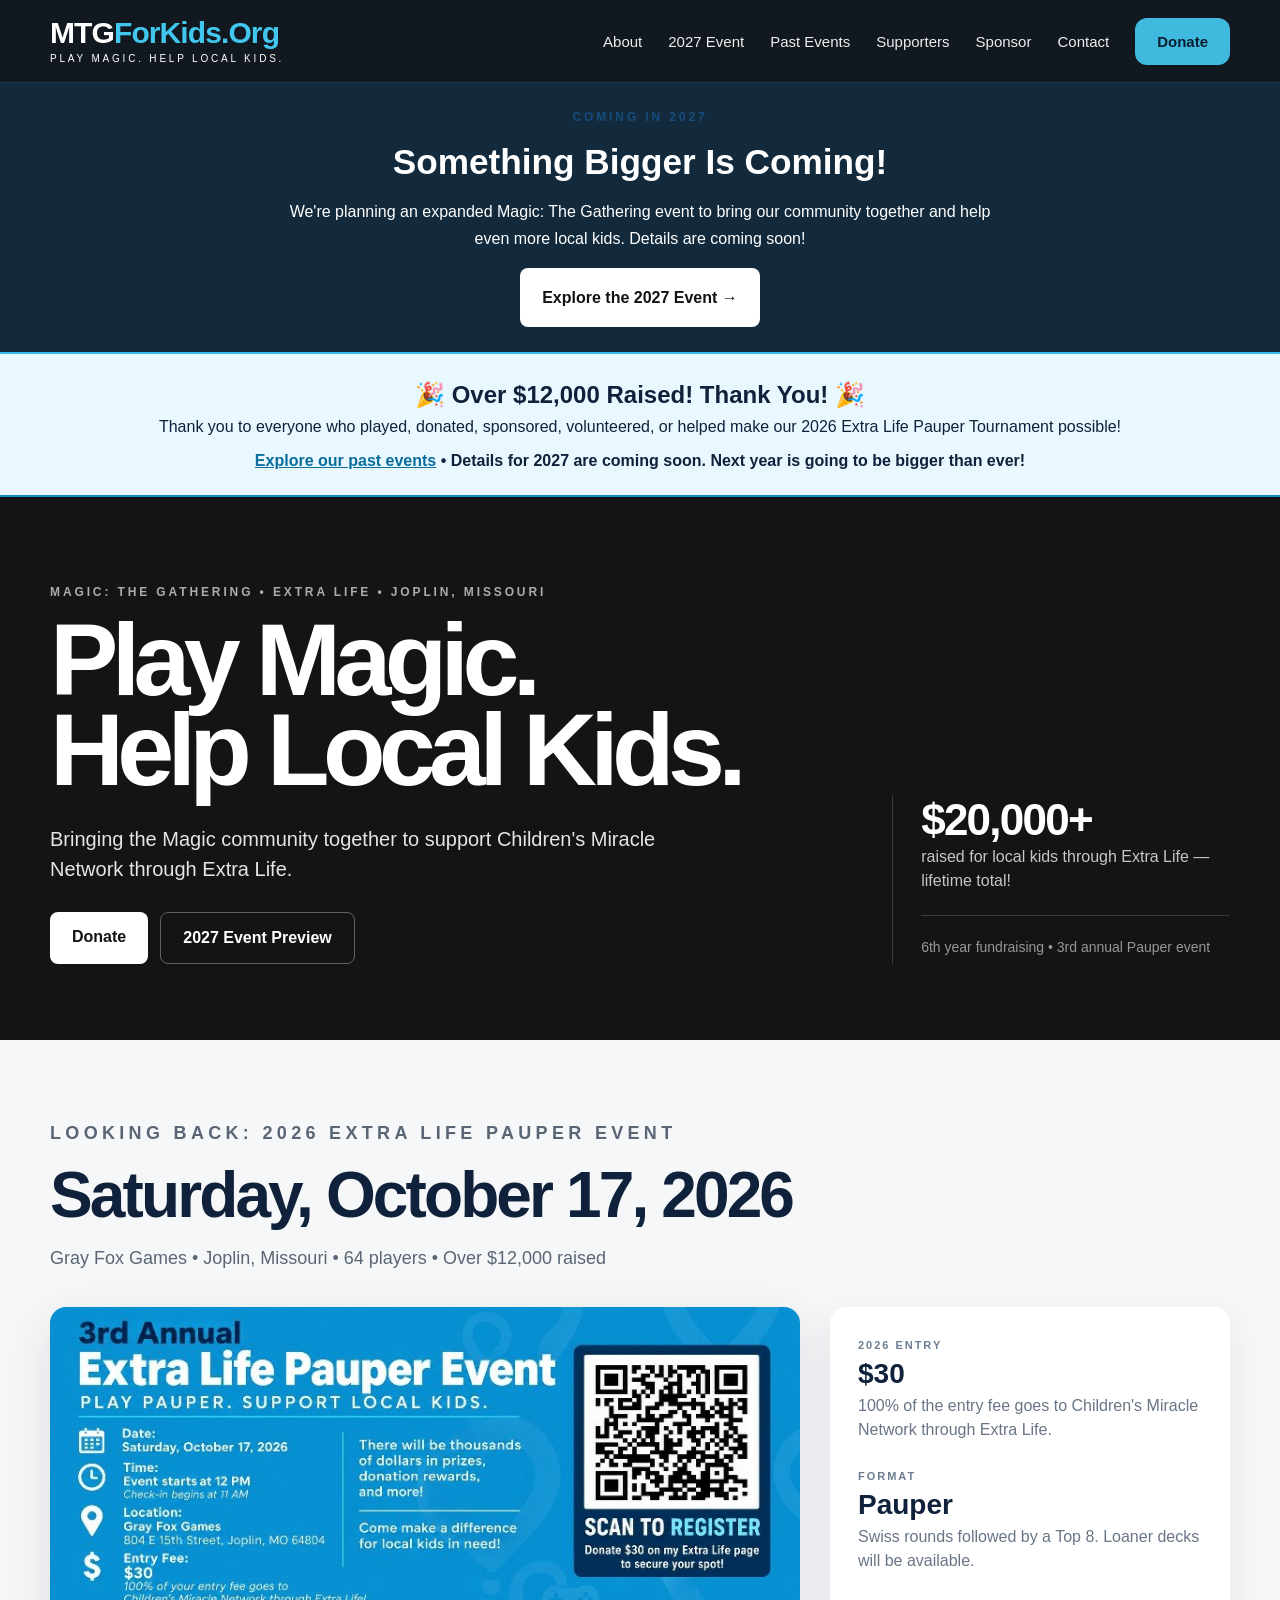
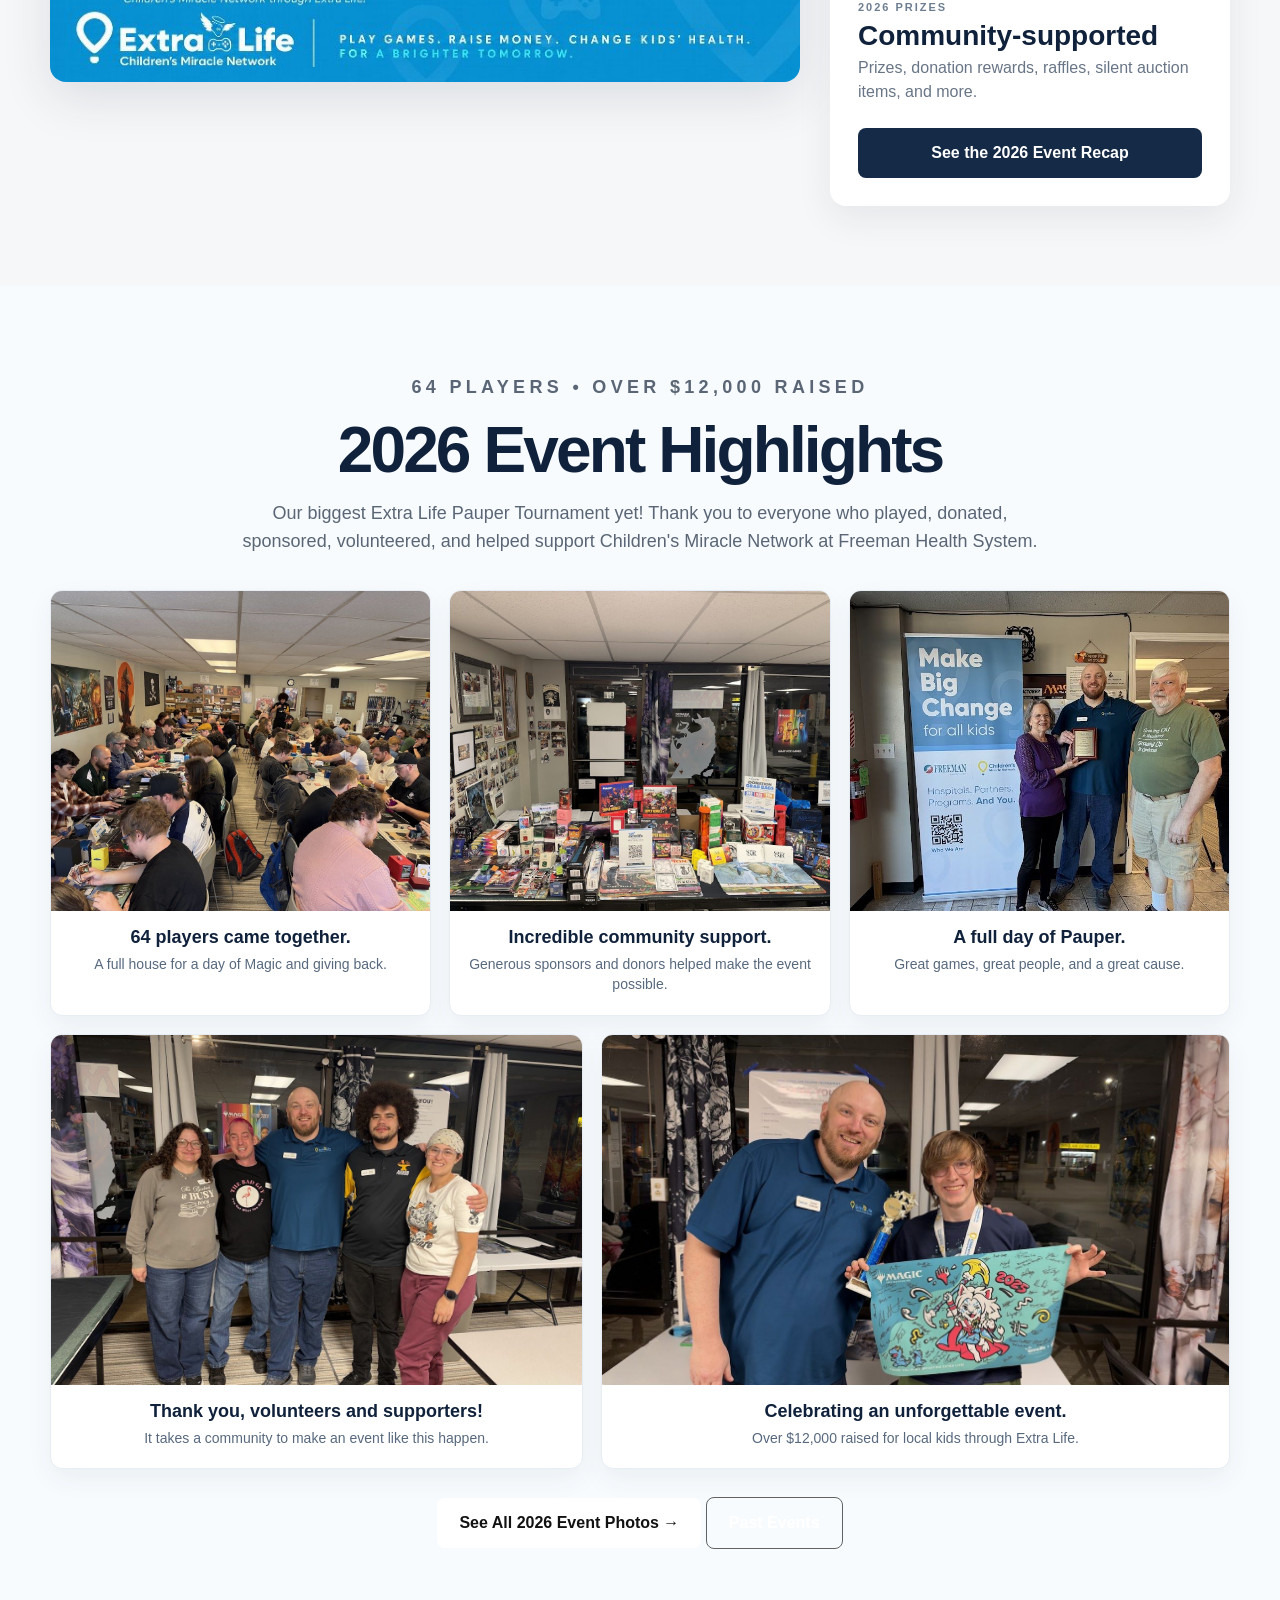
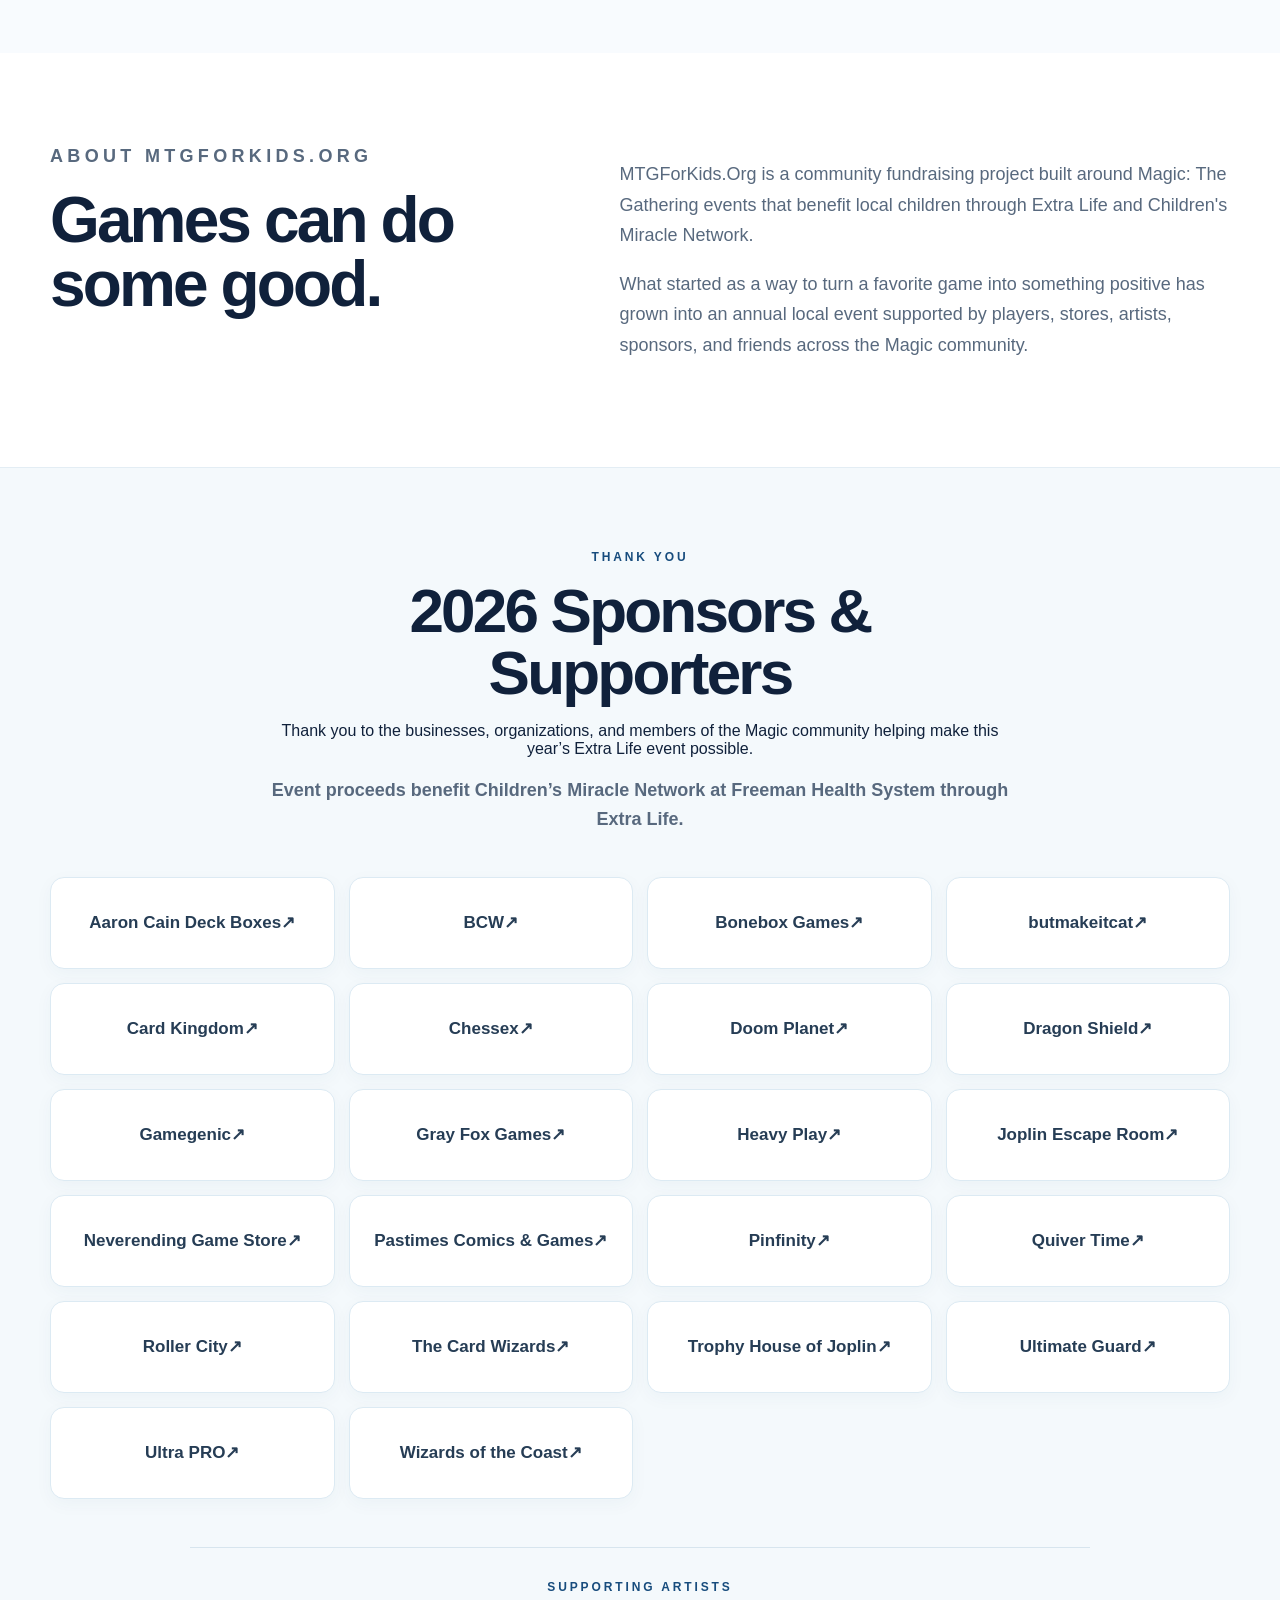
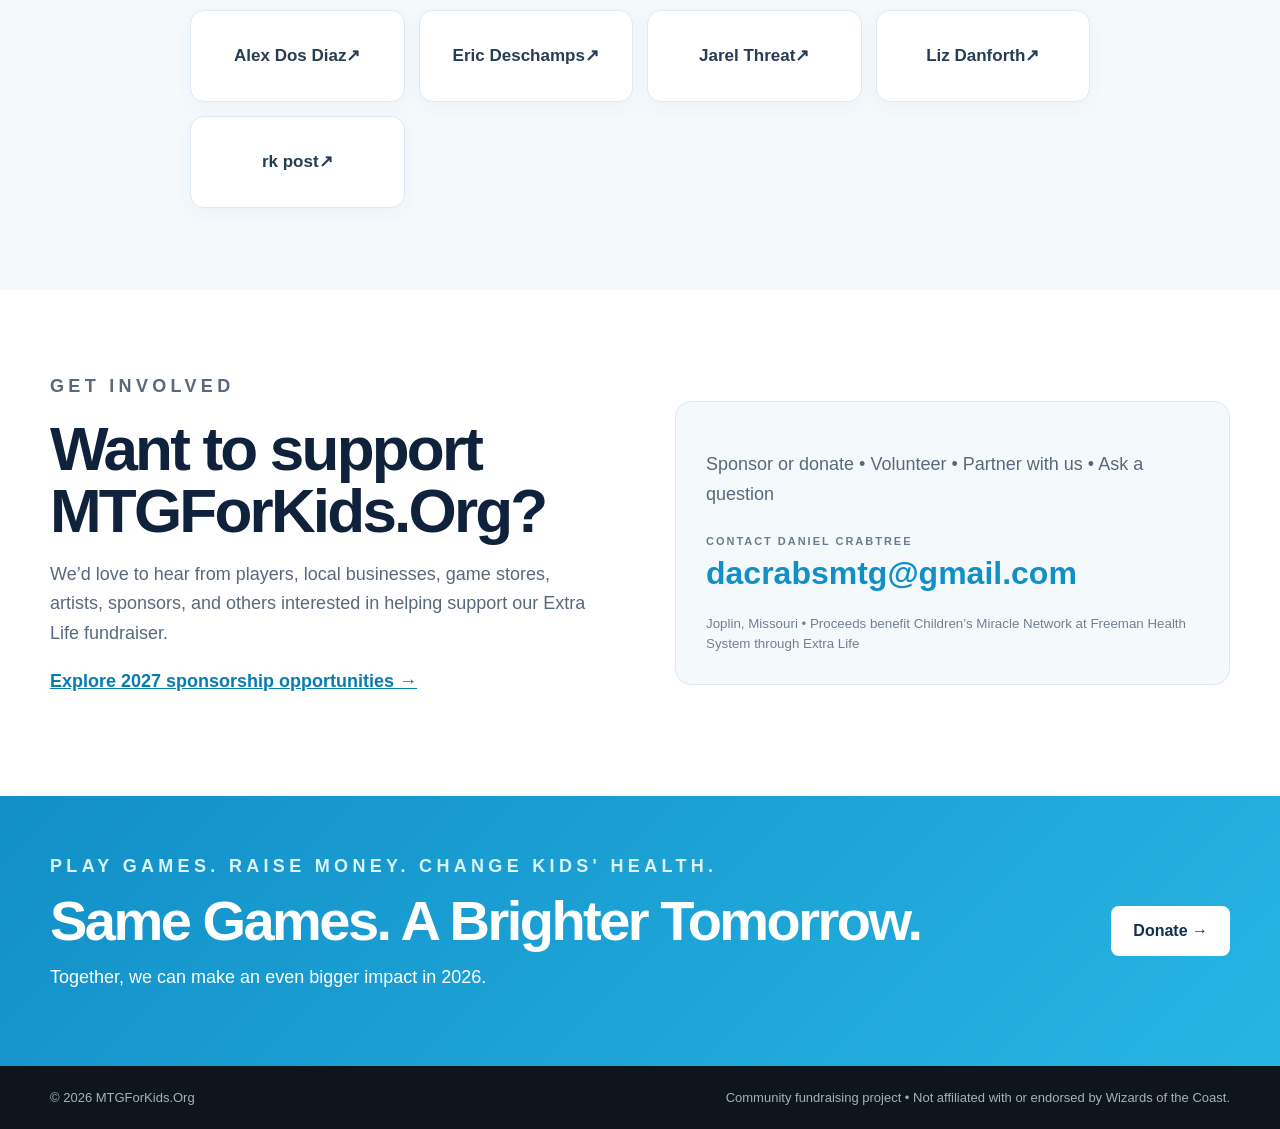
<file: index.html>
<!doctype html>
<html lang="en">
<head>
  <meta charset="utf-8">
  <meta name="viewport" content="width=device-width, initial-scale=1">
  <title>MTGForKids.Org | Play Magic. Help Local Kids.</title>
  <meta name="description" content="MTGForKids.Org brings the Magic: The Gathering community together to support local kids through Extra Life and Children's Miracle Network in Joplin, Missouri.">
  <link rel="stylesheet" href="site.css?v=4">
</head>
<body>
  <header class="site-header">
    <div class="shell nav">
      <a class="brand" href="#top" aria-label="MTGForKids.Org home">
        <span class="brand-main">MTG<span>ForKids.Org</span></span>
        <span class="brand-tag">PLAY MAGIC. HELP LOCAL KIDS.</span>
      </a>
      <nav class="links" aria-label="Primary navigation">
        <a href="#about">About</a>
        <a href="2027.html">2027 Event</a>
        <a href="past-events.html">Past Events</a><a href="#supporters">Supporters</a><a href="sponsors.html">Sponsor</a><a href="#contact">Contact</a>
        <a class="nav-cta" href="https://dd.extra-life.org/participant/dacrabsmtg">Donate</a>
      </nav>
    </div>
  </header>

  <main id="top">
    <section aria-label="2027 event announcement" style="background:#122a3c;border-bottom:2px solid #36bce6;padding:25px 0;color:#fff"><div class="shell" style="text-align:center;line-height:1.7"><p class="kicker" style="margin:0 0 5px">COMING IN 2027</p><strong style="font-size:clamp(1.45rem,3vw,2.2rem)">Something Bigger Is Coming!</strong><p style="margin:6px auto 15px;max-width:720px">We're planning an expanded Magic: The Gathering event to bring our community together and help even more local kids. Details are coming soon!</p><a class="button primary" href="2027.html">Explore the 2027 Event →</a></div></section>
    <section class="registration-alert" aria-label="2026 Extra Life fundraising celebration" style="background:#e9f8ff;border-bottom:2px solid #128fc7;padding:22px 0;color:#10213b"><div class="shell" style="text-align:center;line-height:1.6"><strong style="font-size:24px">🎉 Over $12,000 Raised! Thank You! 🎉</strong><div>Thank you to everyone who played, donated, sponsored, volunteered, or helped make our 2026 Extra Life Pauper Tournament possible!</div><div style="font-weight:700;margin-top:8px"><a href="past-events.html" style="color:#086c9d;text-decoration:underline">Explore our past events</a> • Details for 2027 are coming soon. Next year is going to be bigger than ever!</div></div></section>
    <section class="hero">
      <div class="shell hero-grid">
        <div>
          <p class="kicker">MAGIC: THE GATHERING • EXTRA LIFE • JOPLIN, MISSOURI</p>
          <h1>Play Magic.<br>Help Local Kids.</h1>
          <p class="hero-copy">Bringing the Magic community together to support Children's Miracle Network through Extra Life.</p>
          <div class="actions">
            <a class="button primary" href="https://dd.extra-life.org/participant/dacrabsmtg">Donate</a>
            <a class="button secondary" href="2027.html">2027 Event Preview</a>
          </div>
        </div>
        <div class="hero-stat-card">
          <span class="stat">$20,000+</span>
          <span class="stat-label">raised for local kids through Extra Life — lifetime total!</span>
          <div class="mini-rule"></div>
          <span class="mini">6th year fundraising • 3rd annual Pauper event</span>
        </div>
      </div>
    </section>

    <section id="event" class="event-section">
      <div class="shell">
        <div class="section-head">
          <p class="kicker">LOOKING BACK: 2026 EXTRA LIFE PAUPER EVENT</p>
          <h2>Saturday, October 17, 2026</h2>
          <p>Gray Fox Games • Joplin, Missouri • 64 players • Over $12,000 raised</p>
        </div>
        <div class="event-grid">
          <div class="flyer-wrap">
            <img src="extra-life-2026.jpg" alt="2026 Extra Life Pauper Event flyer">
          </div>
          <div class="event-card">
            <div>
              <span class="eyebrow">2026 ENTRY</span>
              <strong>$30</strong>
              <p>100% of the entry fee goes to Children's Miracle Network through Extra Life.</p>
            </div>
            <div>
              <span class="eyebrow">FORMAT</span>
              <strong>Pauper</strong>
              <p>Swiss rounds followed by a Top 8. Loaner decks will be available.</p>
            </div>
            <div>
              <span class="eyebrow">2026 PRIZES</span>
              <strong>Community-supported</strong>
              <p>Prizes, donation rewards, raffles, silent auction items, and more.</p>
            </div>
            <a class="button primary full" href="2026.html">See the 2026 Event Recap</a>
          </div>
        </div>
      </div>
    </section>

    <section id="highlights" class="highlights">
      <div class="shell">
        <div class="section-head centered">
          <p class="kicker">64 PLAYERS • OVER $12,000 RAISED</p>
          <h2>2026 Event Highlights</h2>
          <p>Our biggest Extra Life Pauper Tournament yet! Thank you to everyone who played, donated, sponsored, volunteered, and helped support Children's Miracle Network at Freeman Health System.</p>
        </div>
        <div class="gallery top-row">
          <figure class="photo-card">
            <img src="IMG_1568.jpg" alt="Packed tournament room at the 2026 Extra Life Pauper event" loading="lazy">
            <figcaption><strong>64 players came together.</strong><span>A full house for a day of Magic and giving back.</span></figcaption>
          </figure>
          <figure class="photo-card">
            <img src="IMG_1547.jpg" alt="Prizes and donated items at the 2026 fundraiser" loading="lazy">
            <figcaption><strong>Incredible community support.</strong><span>Generous sponsors and donors helped make the event possible.</span></figcaption>
          </figure>
          <figure class="photo-card">
            <img src="IMG_6990.jpg" alt="Pauper gameplay during the 2026 tournament" loading="lazy">
            <figcaption><strong>A full day of Pauper.</strong><span>Great games, great people, and a great cause.</span></figcaption>
          </figure>
        </div>
        <div class="gallery bottom-row">
          <figure class="photo-card wide">
            <img src="IMG_1608.jpg" alt="Volunteers and supporters at the 2026 event" loading="lazy">
            <figcaption><strong>Thank you, volunteers and supporters!</strong><span>It takes a community to make an event like this happen.</span></figcaption>
          </figure>
          <figure class="photo-card wide">
            <img src="IMG_1613.jpg" alt="Award presentation at the 2026 Extra Life Pauper event" loading="lazy">
            <figcaption><strong>Celebrating an unforgettable event.</strong><span>Over $12,000 raised for local kids through Extra Life.</span></figcaption>
          </figure>
        </div>
        <p style="text-align:center;margin-top:28px"><a class="button primary" href="2026.html">See All 2026 Event Photos →</a> <a class="button secondary" href="past-events.html">Past Events</a></p>
      </div>
    </section>

    <section id="about" class="about">
      <div class="shell about-grid">
        <div>
          <p class="kicker">ABOUT MTGFORKIDS.ORG</p>
          <h2>Games can do some good.</h2>
        </div>
        <div>
          <p>MTGForKids.Org is a community fundraising project built around Magic: The Gathering events that benefit local children through Extra Life and Children's Miracle Network.</p>
          <p>What started as a way to turn a favorite game into something positive has grown into an annual local event supported by players, stores, artists, sponsors, and friends across the Magic community.</p>
        </div>
      </div>
    </section>

    
<section id="supporters" class="supporters-section">
  <div class="shell">
    <div class="supporters-heading">
      <p class="kicker">THANK YOU</p>
      <h2>2026 Sponsors &amp; Supporters</h2>
      <p>Thank you to the businesses, organizations, and members of the Magic community helping make this year’s Extra Life event possible.</p><p><strong>Event proceeds benefit Children’s Miracle Network at Freeman Health System through Extra Life.</strong></p>
    </div>

    <div class="supporter-grid">
      <a class="supporter" href="https://www.aaroncaincustomboxes.com/" target="_blank" rel="noopener noreferrer">Aaron Cain Deck Boxes<span class="visit-mark" aria-hidden="true">↗</span></a>
      <a class="supporter" href="https://www.bcwsupplies.com/" target="_blank" rel="noopener noreferrer">BCW<span class="visit-mark" aria-hidden="true">↗</span></a>
      <a class="supporter" href="https://boneboxgames.com/" target="_blank" rel="noopener noreferrer">Bonebox Games<span class="visit-mark" aria-hidden="true">↗</span></a>
      <a class="supporter" href="https://linktr.ee/butmakeitcat" target="_blank" rel="noopener noreferrer">butmakeitcat<span class="visit-mark" aria-hidden="true">↗</span></a>
      <a class="supporter" href="https://www.cardkingdom.com/" target="_blank" rel="noopener noreferrer">Card Kingdom<span class="visit-mark" aria-hidden="true">↗</span></a>
      <a class="supporter" href="https://www.chessex.com/" target="_blank" rel="noopener noreferrer">Chessex<span class="visit-mark" aria-hidden="true">↗</span></a>
      <a class="supporter" href="https://hurleysheroes.com/" target="_blank" rel="noopener noreferrer">Doom Planet<span class="visit-mark" aria-hidden="true">↗</span></a>
      <a class="supporter" href="https://www.dragonshield.com/" target="_blank" rel="noopener noreferrer">Dragon Shield<span class="visit-mark" aria-hidden="true">↗</span></a>
      <a class="supporter" href="https://www.gamegenic.com/" target="_blank" rel="noopener noreferrer">Gamegenic<span class="visit-mark" aria-hidden="true">↗</span></a>
      <a class="supporter" href="https://www.facebook.com/GrayFoxGamesJoplin/" target="_blank" rel="noopener noreferrer">Gray Fox Games<span class="visit-mark" aria-hidden="true">↗</span></a>
      <a class="supporter" href="https://heavyplay.com/" target="_blank" rel="noopener noreferrer">Heavy Play<span class="visit-mark" aria-hidden="true">↗</span></a>
      <a class="supporter" href="https://escapejoplin.com/" target="_blank" rel="noopener noreferrer">Joplin Escape Room<span class="visit-mark" aria-hidden="true">↗</span></a>
      <a class="supporter" href="https://neverendinggamestore.com/" target="_blank" rel="noopener noreferrer">Neverending Game Store<span class="visit-mark" aria-hidden="true">↗</span></a>
      <a class="supporter" href="https://www.pastimes.net/" target="_blank" rel="noopener noreferrer">Pastimes Comics &amp; Games<span class="visit-mark" aria-hidden="true">↗</span></a>
      <a class="supporter" href="https://pinfinityar.com/" target="_blank" rel="noopener noreferrer">Pinfinity<span class="visit-mark" aria-hidden="true">↗</span></a>
      <a class="supporter" href="https://quivertime.com/" target="_blank" rel="noopener noreferrer">Quiver Time<span class="visit-mark" aria-hidden="true">↗</span></a>
      <a class="supporter" href="https://rollercitymo.com/" target="_blank" rel="noopener noreferrer">Roller City<span class="visit-mark" aria-hidden="true">↗</span></a>
      <a class="supporter" href="https://www.thecardwizards.net/" target="_blank" rel="noopener noreferrer">The Card Wizards<span class="visit-mark" aria-hidden="true">↗</span></a>
      <a class="supporter" href="https://www.trophyhouseofjoplin.com/" target="_blank" rel="noopener noreferrer">Trophy House of Joplin<span class="visit-mark" aria-hidden="true">↗</span></a>
      <a class="supporter" href="https://ultimateguard.com/en/" target="_blank" rel="noopener noreferrer">Ultimate Guard<span class="visit-mark" aria-hidden="true">↗</span></a>
      <a class="supporter" href="https://ultrapro.com/" target="_blank" rel="noopener noreferrer">Ultra PRO<span class="visit-mark" aria-hidden="true">↗</span></a>
      <a class="supporter" href="https://company.wizards.com/en" target="_blank" rel="noopener noreferrer">Wizards of the Coast<span class="visit-mark" aria-hidden="true">↗</span></a>
    </div>

    <div class="artist-support">
      <p class="kicker">SUPPORTING ARTISTS</p>
      <div class="supporter-grid artist-grid">
        <a class="supporter" href="https://alexdosdiaz.com/" target="_blank" rel="noopener noreferrer">Alex Dos Diaz<span class="visit-mark" aria-hidden="true">↗</span></a>
        <a class="supporter" href="https://www.ericdeschamps.com/" target="_blank" rel="noopener noreferrer">Eric Deschamps<span class="visit-mark" aria-hidden="true">↗</span></a>
        <a class="supporter" href="https://www.jarelthreat.com/" target="_blank" rel="noopener noreferrer">Jarel Threat<span class="visit-mark" aria-hidden="true">↗</span></a>
        <a class="supporter" href="https://www.lizdanforth.com/" target="_blank" rel="noopener noreferrer">Liz Danforth<span class="visit-mark" aria-hidden="true">↗</span></a>
        <a class="supporter" href="https://www.rkpost.net/" target="_blank" rel="noopener noreferrer">rk post<span class="visit-mark" aria-hidden="true">↗</span></a>
      </div>
    </div>
  </div>
</section>

<section id="contact" class="contact-section">
<div class="shell contact-grid">
<div><p class="kicker">GET INVOLVED</p><h2>Want to support MTGForKids.Org?</h2>
<p>We’d love to hear from players, local businesses, game stores, artists, sponsors, and others interested in helping support our Extra Life fundraiser.</p><p><a href="sponsors.html" style="color:#087cae;text-decoration:underline;font-weight:700">Explore 2027 sponsorship opportunities →</a></p></div>
<div class="contact-card"><p>Sponsor or donate • Volunteer • Partner with us • Ask a question</p>
<span>CONTACT DANIEL CRABTREE</span>
<a href="mailto:dacrabsmtg@gmail.com?subject=MTGForKids.Org%20Inquiry">dacrabsmtg@gmail.com</a>
<small>Joplin, Missouri • Proceeds benefit Children’s Miracle Network at Freeman Health System through Extra Life</small></div>
</div></section>
<section class="closing-cta">
      <div class="shell cta-grid">
        <div>
          <p class="kicker light">PLAY GAMES. RAISE MONEY. CHANGE KIDS' HEALTH.</p>
          <h2>Same Games. A Brighter Tomorrow.</h2>
          <p>Together, we can make an even bigger impact in 2026.</p>
        </div>
        <a class="button white" href="https://dd.extra-life.org/participant/dacrabsmtg">Donate →</a>
      </div>
    </section>
  </main>

  <footer>
    <div class="shell">
      <span>© 2026 MTGForKids.Org</span>
      <span>Community fundraising project • Not affiliated with or endorsed by Wizards of the Coast.</span>
    </div>
  </footer>
</body>
</html>
</file>
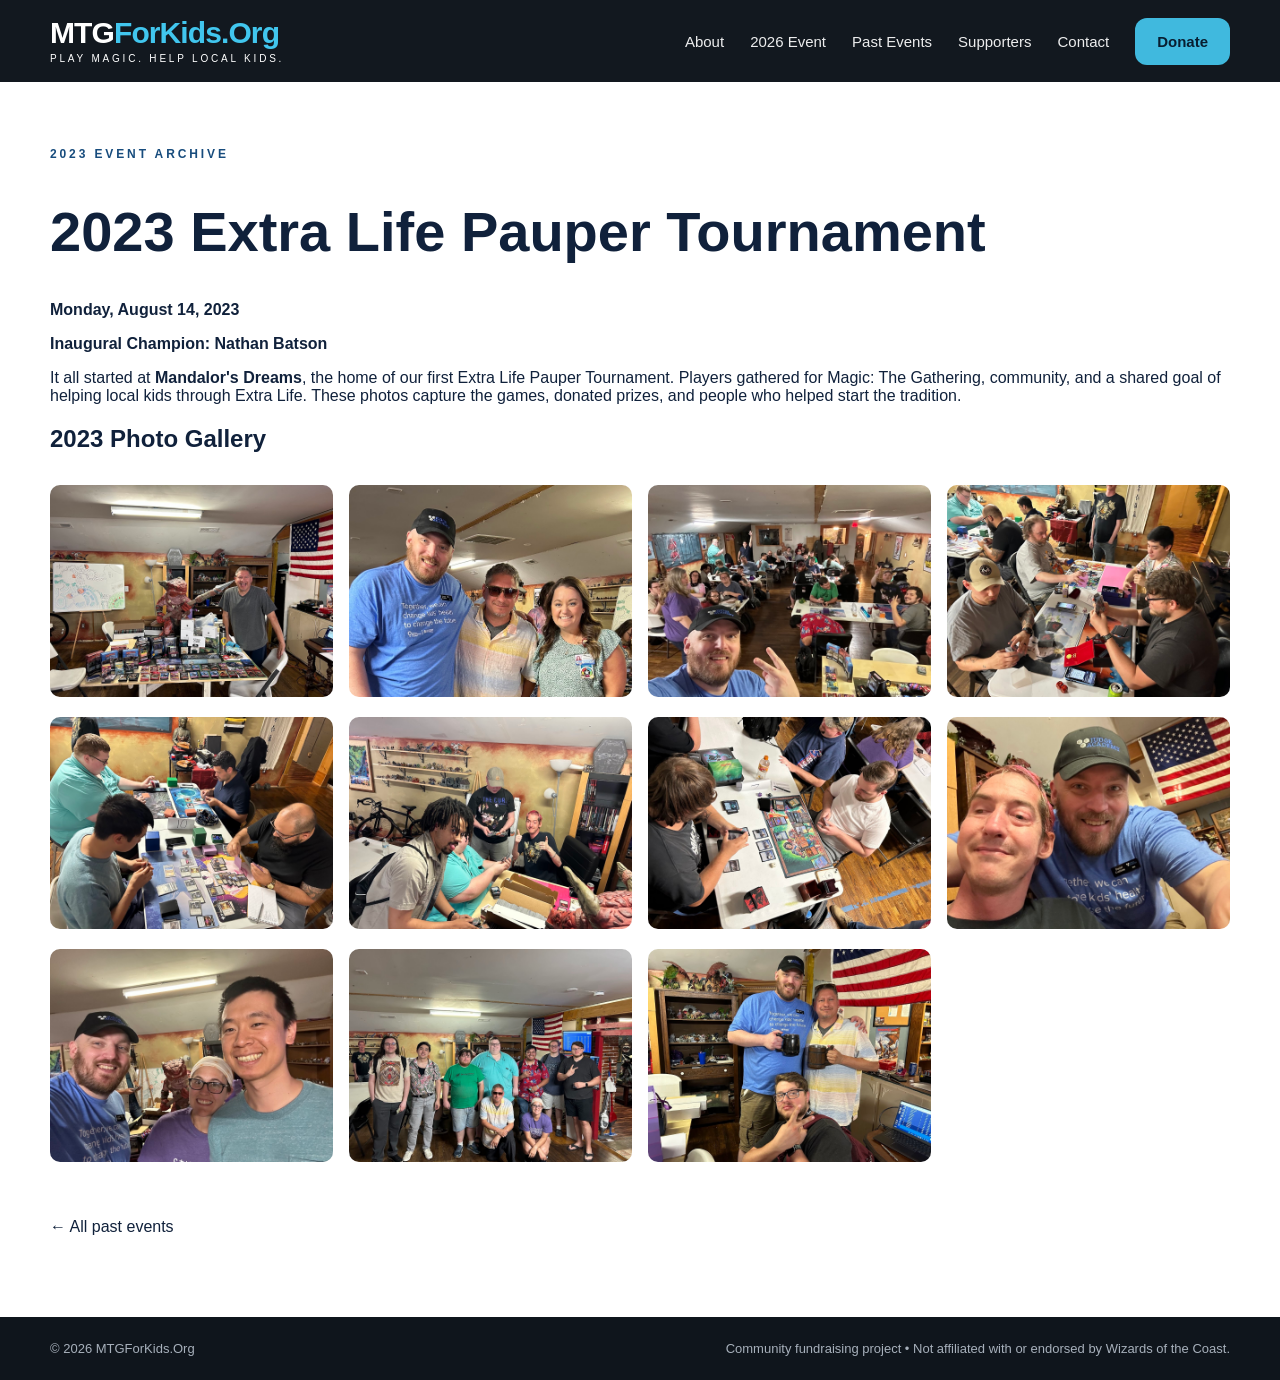
<file: 2023.html>
<!doctype html><html lang="en"><head><meta charset="utf-8"><meta name="viewport" content="width=device-width, initial-scale=1"><title>2023 Extra Life Pauper Tournament | MTGForKids.Org</title><meta name="description" content="Photos from the inaugural 2023 Extra Life Pauper Tournament at Mandalor's Dreams."><link rel="stylesheet" href="site.css?v=4"><style>.archive{padding:65px 0}.archive h1{font-size:clamp(2rem,5vw,3.5rem)}.event-gallery{display:grid;grid-template-columns:repeat(auto-fit,minmax(230px,1fr));gap:16px;margin:32px 0}.event-gallery img{width:100%;aspect-ratio:4/3;object-fit:cover;border-radius:10px}.event-gallery figure{margin:0}.archive-back{display:inline-block;margin-top:20px}</style></head><body><header class="site-header"><div class="shell nav"><a class="brand" href="index.html"><span class="brand-main">MTG<span>ForKids.Org</span></span><span class="brand-tag">PLAY MAGIC. HELP LOCAL KIDS.</span></a><nav class="links" aria-label="Primary navigation"><a href="index.html#about">About</a><a href="index.html#event">2026 Event</a><a href="past-events.html">Past Events</a><a href="index.html#supporters">Supporters</a><a href="index.html#contact">Contact</a><a class="nav-cta" href="https://dd.extra-life.org/participant/dacrabsmtg">Donate</a></nav></div></header><main class="archive"><div class="shell"><p class="kicker">2023 EVENT ARCHIVE</p><h1>2023 Extra Life Pauper Tournament</h1><p><strong>Monday, August 14, 2023</strong></p><p><strong>Inaugural Champion: Nathan Batson</strong></p><p>It all started at <strong>Mandalor's Dreams</strong>, the home of our first Extra Life Pauper Tournament. Players gathered for Magic: The Gathering, community, and a shared goal of helping local kids through Extra Life. These photos capture the games, donated prizes, and people who helped start the tradition.</p><h2>2023 Photo Gallery</h2><div class="event-gallery"><figure><a href="IMG_0590.jpg" target="_blank" rel="noopener noreferrer"><img src="IMG_0590.jpg" alt="2023 Extra Life Pauper Tournament photo 1 at Mandalor's Dreams" loading="lazy"></a></figure><figure><a href="IMG_0593.jpg" target="_blank" rel="noopener noreferrer"><img src="IMG_0593.jpg" alt="2023 Extra Life Pauper Tournament photo 2 at Mandalor's Dreams" loading="lazy"></a></figure><figure><a href="IMG_0596.jpg" target="_blank" rel="noopener noreferrer"><img src="IMG_0596.jpg" alt="2023 Extra Life Pauper Tournament photo 3 at Mandalor's Dreams" loading="lazy"></a></figure><figure><a href="IMG_0601.jpg" target="_blank" rel="noopener noreferrer"><img src="IMG_0601.jpg" alt="2023 Extra Life Pauper Tournament photo 4 at Mandalor's Dreams" loading="lazy"></a></figure><figure><a href="IMG_0602.jpg" target="_blank" rel="noopener noreferrer"><img src="IMG_0602.jpg" alt="2023 Extra Life Pauper Tournament photo 5 at Mandalor's Dreams" loading="lazy"></a></figure><figure><a href="IMG_0607.jpg" target="_blank" rel="noopener noreferrer"><img src="IMG_0607.jpg" alt="2023 Extra Life Pauper Tournament photo 6 at Mandalor's Dreams" loading="lazy"></a></figure><figure><a href="IMG_0609.jpg" target="_blank" rel="noopener noreferrer"><img src="IMG_0609.jpg" alt="2023 Extra Life Pauper Tournament photo 7 at Mandalor's Dreams" loading="lazy"></a></figure><figure><a href="IMG_0611.jpg" target="_blank" rel="noopener noreferrer"><img src="IMG_0611.jpg" alt="2023 Extra Life Pauper Tournament photo 8 at Mandalor's Dreams" loading="lazy"></a></figure><figure><a href="IMG_0612.jpg" target="_blank" rel="noopener noreferrer"><img src="IMG_0612.jpg" alt="2023 Extra Life Pauper Tournament photo 9 at Mandalor's Dreams" loading="lazy"></a></figure><figure><a href="IMG_0613.jpg" target="_blank" rel="noopener noreferrer"><img src="IMG_0613.jpg" alt="2023 Extra Life Pauper Tournament photo 10 at Mandalor's Dreams" loading="lazy"></a></figure><figure><a href="IMG_0615.jpg" target="_blank" rel="noopener noreferrer"><img src="IMG_0615.jpg" alt="2023 Extra Life Pauper Tournament photo 11 at Mandalor's Dreams" loading="lazy"></a></figure></div><p><a class="archive-back" href="past-events.html">← All past events</a></p></div></main><footer><div class="shell"><span>© 2026 MTGForKids.Org</span><span>Community fundraising project • Not affiliated with or endorsed by Wizards of the Coast.</span></div></footer></body></html>
</file>
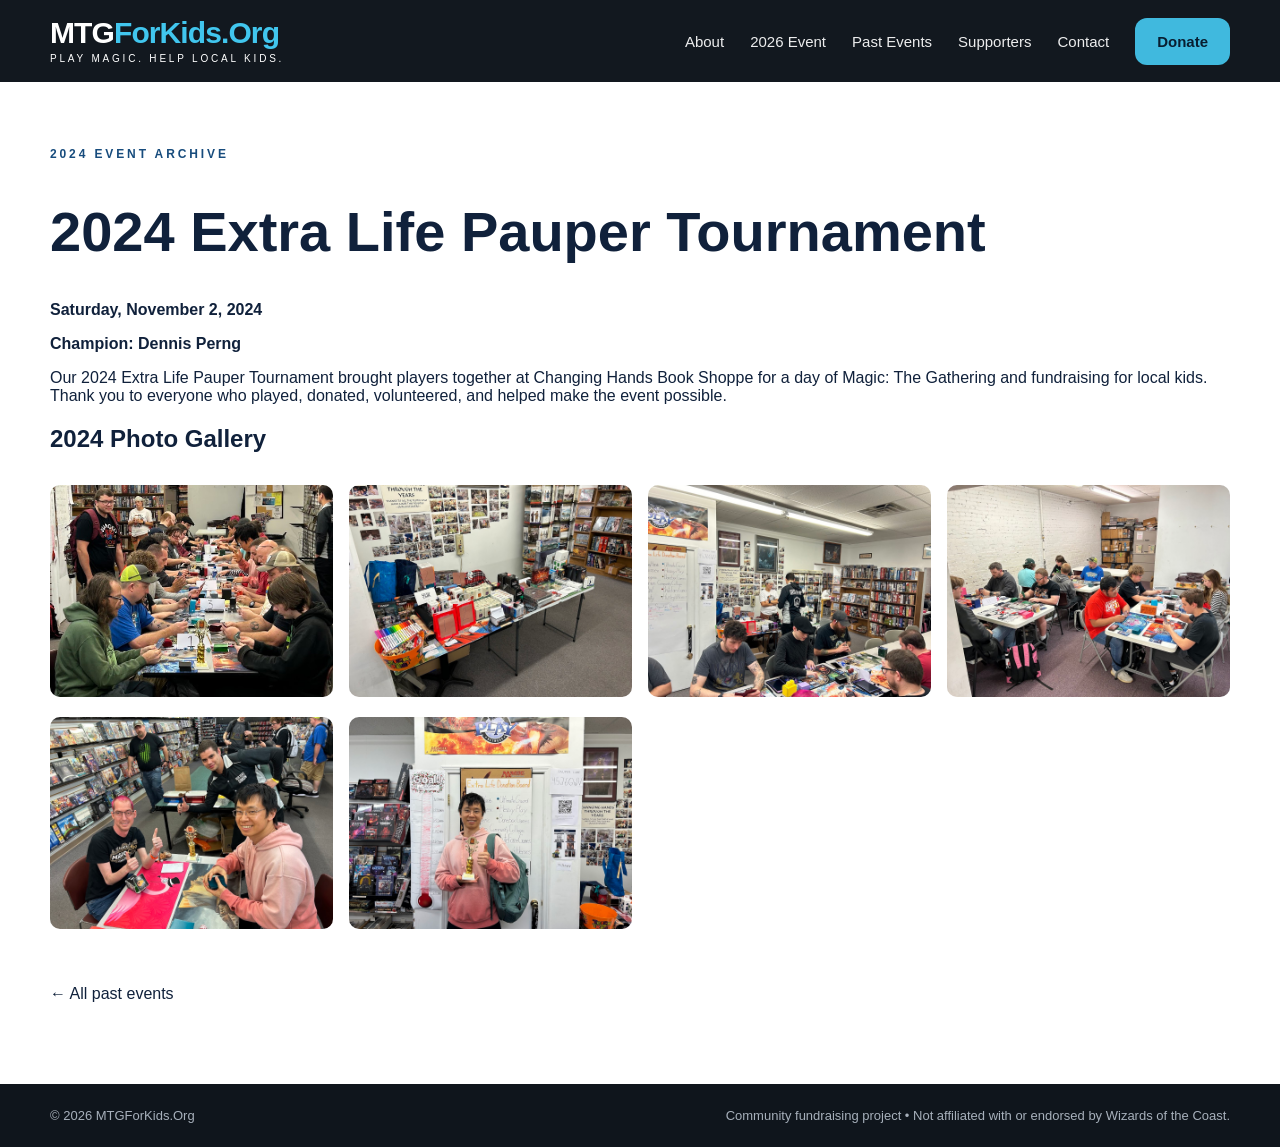
<file: 2024.html>
<!doctype html><html lang="en"><head><meta charset="utf-8"><meta name="viewport" content="width=device-width, initial-scale=1"><title>2024 Extra Life Pauper Tournament | MTGForKids.Org</title><link rel="stylesheet" href="site.css?v=4"><style>.archive{padding:65px 0}.archive h1{font-size:clamp(2rem,5vw,3.5rem)}.archive-grid{display:grid;grid-template-columns:repeat(auto-fit,minmax(260px,1fr));gap:24px;margin-top:35px}.archive-card{display:block;background:#172638;border:1px solid #40576b;border-radius:16px;overflow:hidden;color:white;text-decoration:none}.archive-card img{width:100%;height:230px;object-fit:cover}.archive-card div{padding:24px}.archive-card h2{margin:0 0 10px}.archive-card p{line-height:1.6}.event-gallery{display:grid;grid-template-columns:repeat(auto-fit,minmax(230px,1fr));gap:16px;margin:32px 0}.event-gallery img{width:100%;aspect-ratio:4/3;object-fit:cover;border-radius:10px}.event-gallery figure{margin:0}.event-gallery figcaption{margin-top:7px;font-size:.9rem}.archive-back{display:inline-block;margin-top:20px}</style></head><body><header class="site-header"><div class="shell nav"><a class="brand" href="index.html"><span class="brand-main">MTG<span>ForKids.Org</span></span><span class="brand-tag">PLAY MAGIC. HELP LOCAL KIDS.</span></a><nav class="links" aria-label="Primary navigation">
        <a href="index.html#about">About</a>
        <a href="index.html#event">2026 Event</a>
        <a href="past-events.html">Past Events</a><a href="index.html#supporters">Supporters</a><a href="index.html#contact">Contact</a>
        <a class="nav-cta" href="https://dd.extra-life.org/participant/dacrabsmtg">Donate</a>
      </nav></div></header><main class="archive"><div class="shell"><p class="kicker">2024 EVENT ARCHIVE</p><h1>2024 Extra Life Pauper Tournament</h1><p><strong>Saturday, November 2, 2024</strong></p><p><strong>Champion: Dennis Perng</strong></p><p>Our 2024 Extra Life Pauper Tournament brought players together at Changing Hands Book Shoppe for a day of Magic: The Gathering and fundraising for local kids. Thank you to everyone who played, donated, volunteered, and helped make the event possible.</p><h2>2024 Photo Gallery</h2><div class="event-gallery"><figure><a href="IMG_5277.jpg" target="_blank" rel="noopener noreferrer"><img src="IMG_5277.jpg" alt="Players competing in the 2024 Extra Life Pauper tournament" loading="lazy"></a></figure><figure><a href="IMG_5270.jpg" target="_blank" rel="noopener noreferrer"><img src="IMG_5270.jpg" alt="Donated prizes at the 2024 event" loading="lazy"></a></figure><figure><a href="IMG_5283.jpg" target="_blank" rel="noopener noreferrer"><img src="IMG_5283.jpg" alt="Players and supporters at the event" loading="lazy"></a></figure><figure><a href="IMG_5285.jpg" target="_blank" rel="noopener noreferrer"><img src="IMG_5285.jpg" alt="Additional Pauper matches" loading="lazy"></a></figure><figure><a href="IMG_5298.jpg" target="_blank" rel="noopener noreferrer"><img src="IMG_5298.jpg" alt="Tournament players with the championship trophy" loading="lazy"></a></figure><figure><a href="IMG_5300.jpg" target="_blank" rel="noopener noreferrer"><img src="IMG_5300.jpg" alt="2024 champion with the trophy" loading="lazy"></a></figure></div><p><a class="archive-back" href="past-events.html">← All past events</a></p></div></main><footer><div class="shell"><span>© 2026 MTGForKids.Org</span><span>Community fundraising project • Not affiliated with or endorsed by Wizards of the Coast.</span></div></footer></body></html>
</file>
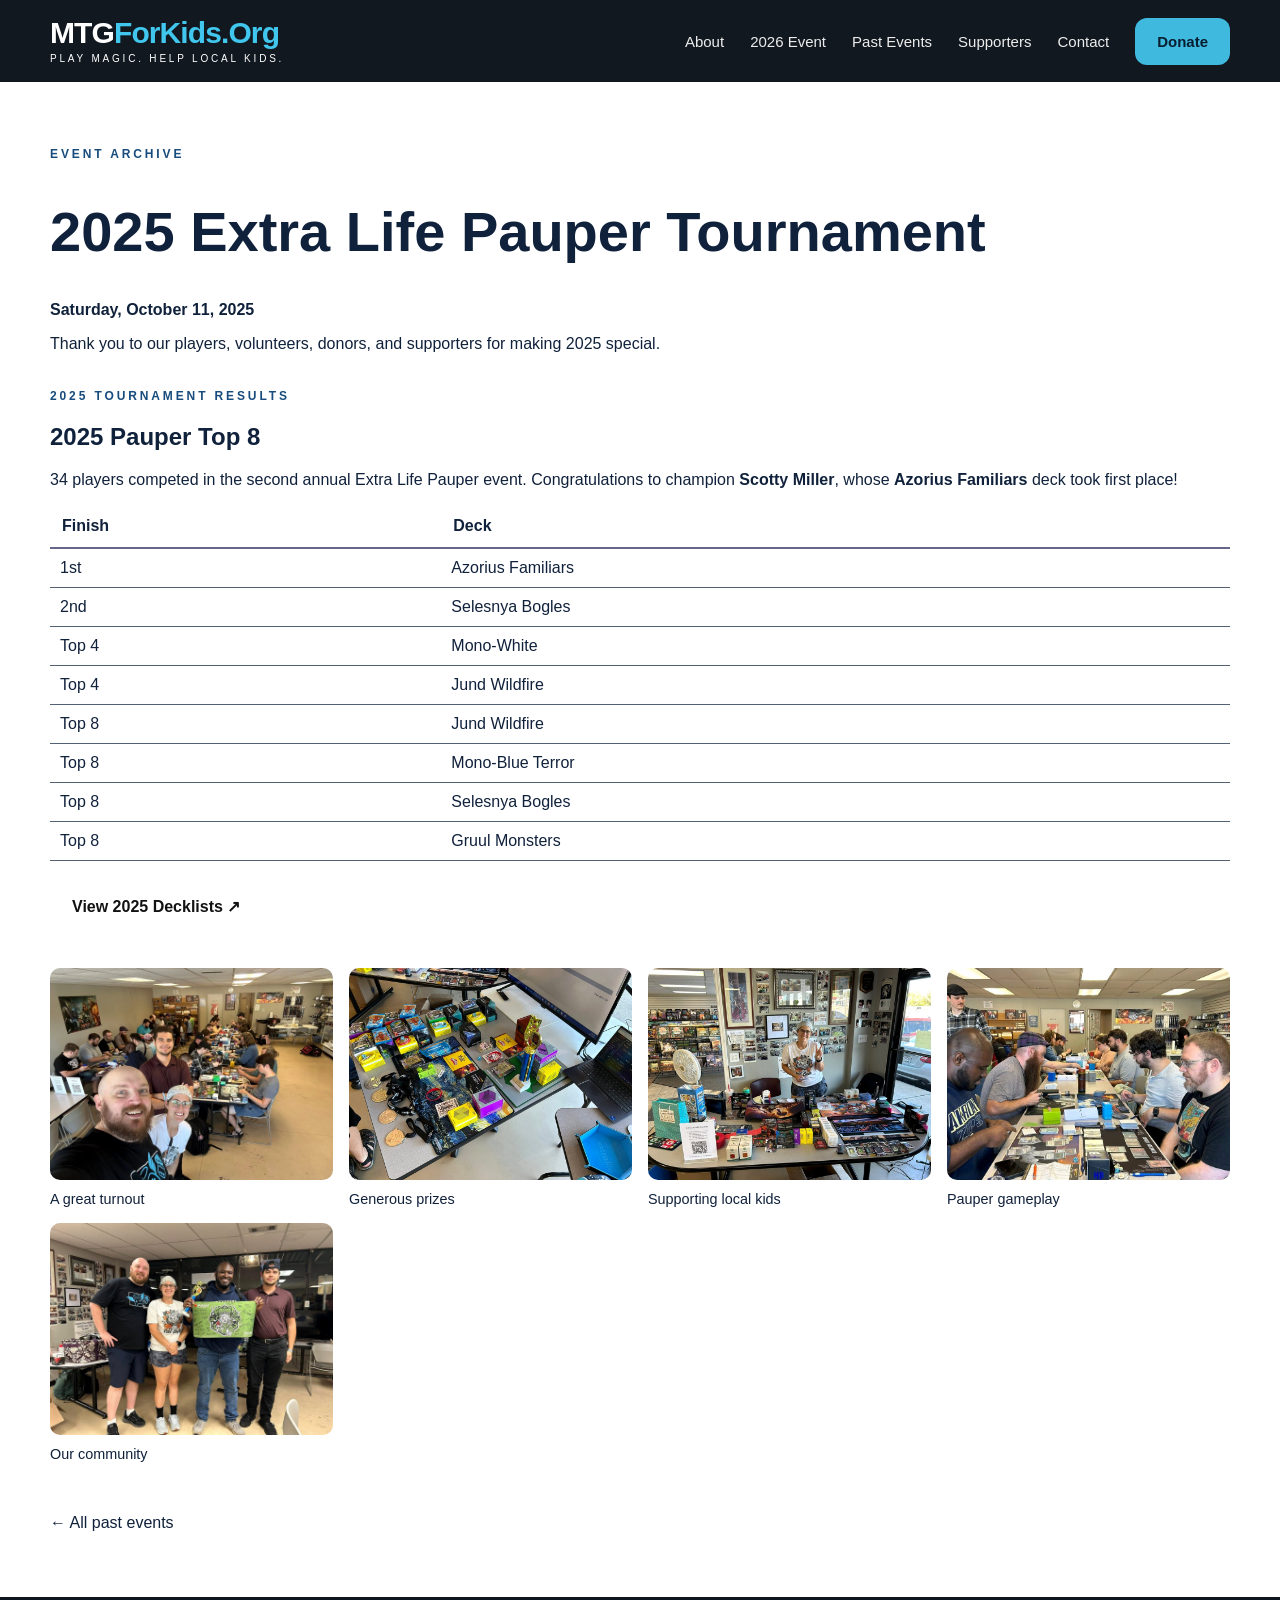
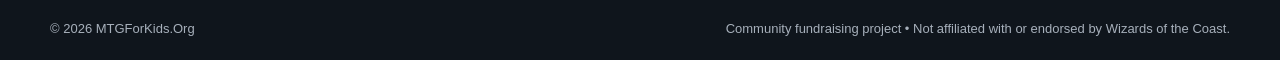
<file: 2025.html>
<!doctype html><html lang="en"><head><meta charset="utf-8"><meta name="viewport" content="width=device-width, initial-scale=1"><title>2025 Extra Life Pauper Tournament | MTGForKids.Org</title><link rel="stylesheet" href="site.css?v=4"><style>.archive{padding:65px 0}.archive h1{font-size:clamp(2rem,5vw,3.5rem)}.archive-grid{display:grid;grid-template-columns:repeat(auto-fit,minmax(260px,1fr));gap:24px;margin-top:35px}.archive-card{display:block;background:#172638;border:1px solid #40576b;border-radius:16px;overflow:hidden;color:white;text-decoration:none}.archive-card img{width:100%;height:230px;object-fit:cover}.archive-card div{padding:24px}.archive-card h2{margin:0 0 10px}.archive-card p{line-height:1.6}.event-gallery{display:grid;grid-template-columns:repeat(auto-fit,minmax(230px,1fr));gap:16px;margin:32px 0}.event-gallery img{width:100%;aspect-ratio:4/3;object-fit:cover;border-radius:10px}.event-gallery figure{margin:0}.event-gallery figcaption{margin-top:7px;font-size:.9rem}.archive-back{display:inline-block;margin-top:20px}</style></head><body><header class="site-header"><div class="shell nav"><a class="brand" href="index.html"><span class="brand-main">MTG<span>ForKids.Org</span></span><span class="brand-tag">PLAY MAGIC. HELP LOCAL KIDS.</span></a><nav class="links" aria-label="Primary navigation">
        <a href="index.html#about">About</a>
        <a href="index.html#event">2026 Event</a>
        <a href="past-events.html">Past Events</a><a href="index.html#supporters">Supporters</a><a href="index.html#contact">Contact</a>
        <a class="nav-cta" href="https://dd.extra-life.org/participant/dacrabsmtg">Donate</a>
      </nav></div></header><main class="archive"><div class="shell"><p class="kicker">EVENT ARCHIVE</p><h1>2025 Extra Life Pauper Tournament</h1><p><strong>Saturday, October 11, 2025</strong></p><p>Thank you to our players, volunteers, donors, and supporters for making 2025 special.</p><section aria-labelledby="results-title" style="margin:36px 0"><p class="kicker">2025 TOURNAMENT RESULTS</p><h2 id="results-title">2025 Pauper Top 8</h2><p>34 players competed in the second annual Extra Life Pauper event. Congratulations to champion <strong>Scotty Miller</strong>, whose <strong>Azorius Familiars</strong> deck took first place!</p><div style="overflow-x:auto"><table style="width:100%;border-collapse:collapse;text-align:left"><thead><tr><th style="padding:12px;border-bottom:2px solid #668">Finish</th><th style="padding:12px;border-bottom:2px solid #668">Deck</th></tr></thead><tbody><tr><td style="padding:10px;border-bottom:1px solid #536273">1st</td><td style="padding:10px;border-bottom:1px solid #536273">Azorius Familiars</td></tr><tr><td style="padding:10px;border-bottom:1px solid #536273">2nd</td><td style="padding:10px;border-bottom:1px solid #536273">Selesnya Bogles</td></tr><tr><td style="padding:10px;border-bottom:1px solid #536273">Top 4</td><td style="padding:10px;border-bottom:1px solid #536273">Mono-White</td></tr><tr><td style="padding:10px;border-bottom:1px solid #536273">Top 4</td><td style="padding:10px;border-bottom:1px solid #536273">Jund Wildfire</td></tr><tr><td style="padding:10px;border-bottom:1px solid #536273">Top 8</td><td style="padding:10px;border-bottom:1px solid #536273">Jund Wildfire</td></tr><tr><td style="padding:10px;border-bottom:1px solid #536273">Top 8</td><td style="padding:10px;border-bottom:1px solid #536273">Mono-Blue Terror</td></tr><tr><td style="padding:10px;border-bottom:1px solid #536273">Top 8</td><td style="padding:10px;border-bottom:1px solid #536273">Selesnya Bogles</td></tr><tr><td style="padding:10px;border-bottom:1px solid #536273">Top 8</td><td style="padding:10px;border-bottom:1px solid #536273">Gruul Monsters</td></tr></tbody></table></div><p style="margin-top:20px"><a class="button primary" href="https://mtgdecks.net/Pauper/2nd-annual-extra-life-pauper-event-dacrabsmtg-tournament-216673" target="_blank" rel="noopener noreferrer">View 2025 Decklists ↗</a></p></section><div class="event-gallery"><figure><img src="2025-turnout.jpg" alt="A great turnout" loading="lazy"><figcaption>A great turnout</figcaption></figure><figure><img src="2025-prizes.jpg" alt="Generous prizes" loading="lazy"><figcaption>Generous prizes</figcaption></figure><figure><img src="2025-donations.jpg" alt="Supporting local kids" loading="lazy"><figcaption>Supporting local kids</figcaption></figure><figure><img src="2025-gameplay.jpg" alt="Pauper gameplay" loading="lazy"><figcaption>Pauper gameplay</figcaption></figure><figure><img src="2025-community.jpg" alt="Our community" loading="lazy"><figcaption>Our community</figcaption></figure></div><a class="archive-back" href="past-events.html">← All past events</a></div></main><footer><div class="shell"><span>© 2026 MTGForKids.Org</span><span>Community fundraising project • Not affiliated with or endorsed by Wizards of the Coast.</span></div></footer></body></html>
</file>
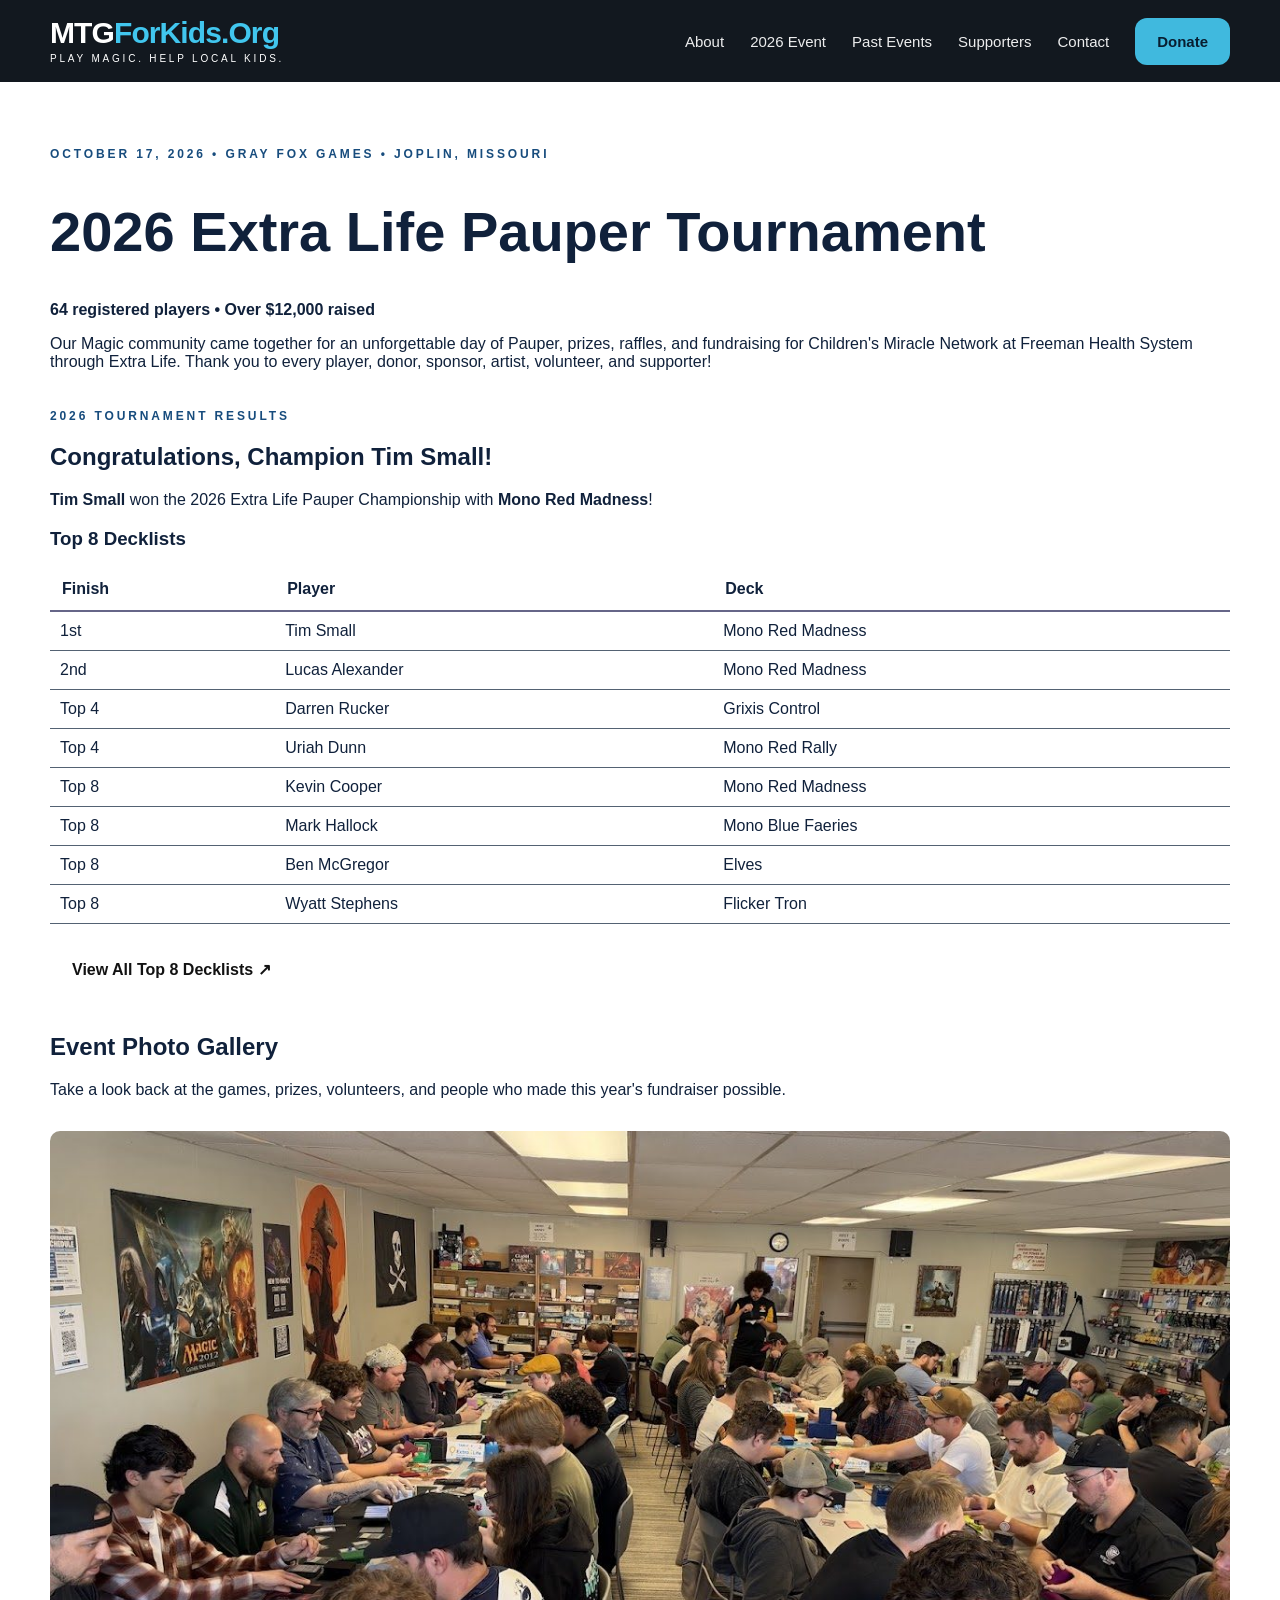
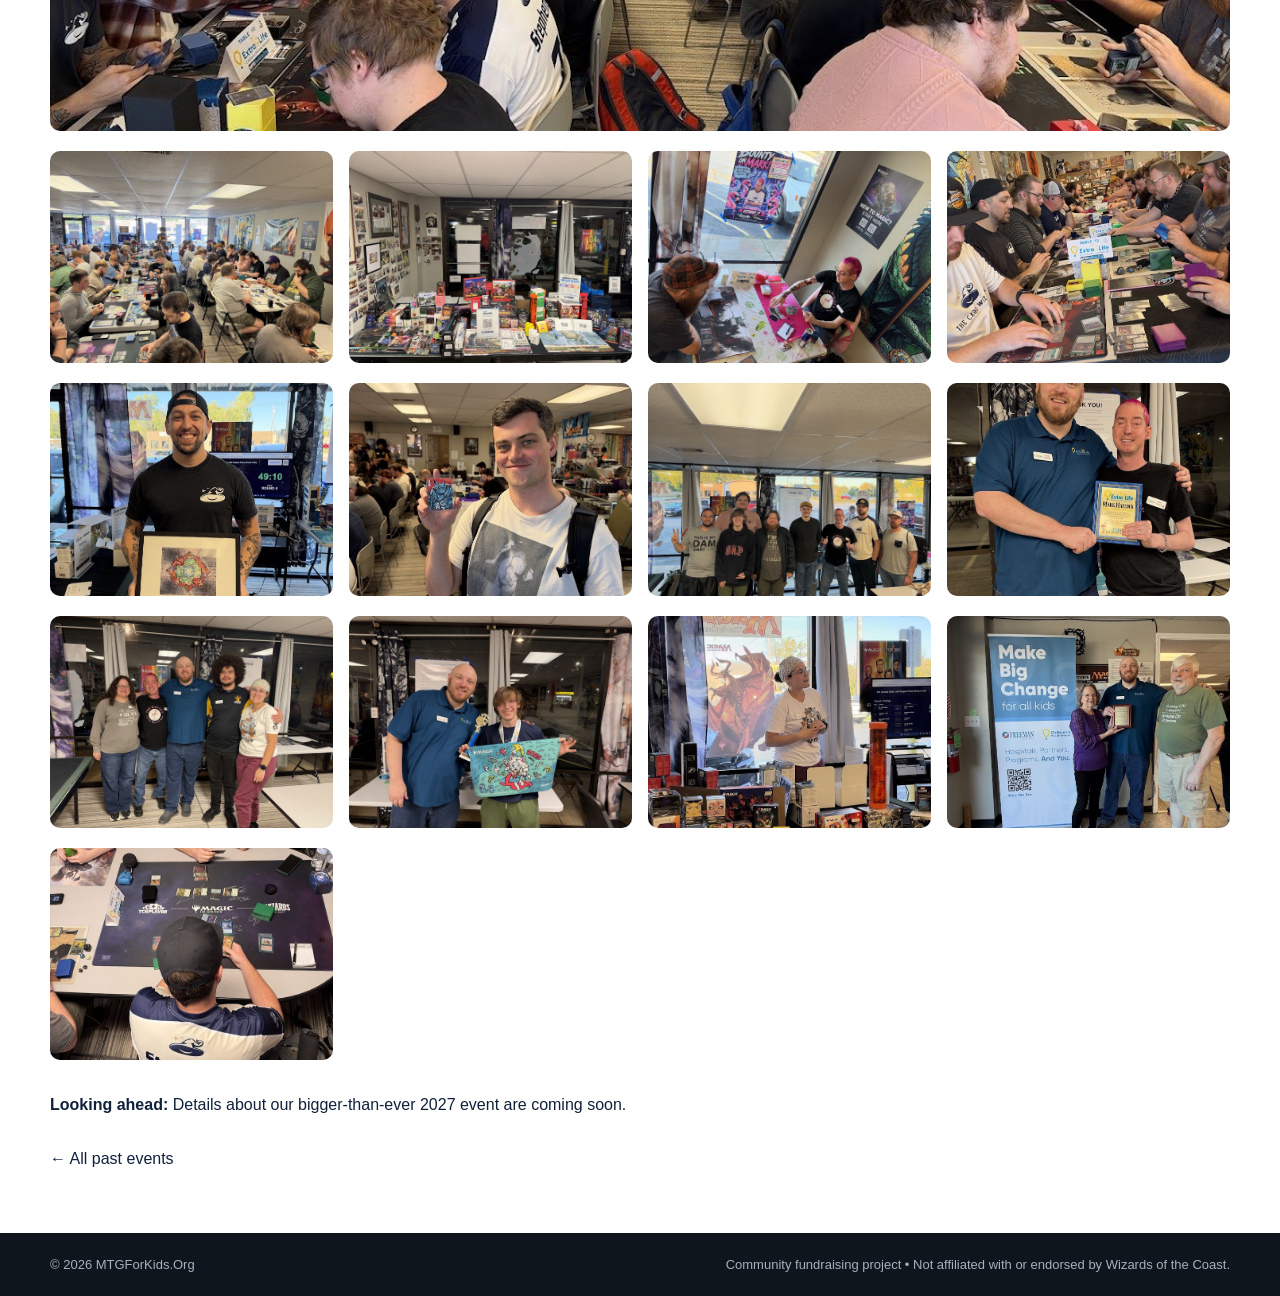
<file: 2026.html>
<!doctype html><html lang="en"><head><meta charset="utf-8"><meta name="viewport" content="width=device-width, initial-scale=1"><title>2026 Extra Life Pauper Tournament | MTGForKids.Org</title><link rel="stylesheet" href="site.css?v=4"><style>.archive{padding:65px 0}.archive h1{font-size:clamp(2rem,5vw,3.5rem)}.archive-grid{display:grid;grid-template-columns:repeat(auto-fit,minmax(260px,1fr));gap:24px;margin-top:35px}.archive-card{display:block;background:#172638;border:1px solid #40576b;border-radius:16px;overflow:hidden;color:white;text-decoration:none}.archive-card img{width:100%;height:230px;object-fit:cover}.archive-card div{padding:24px}.archive-card h2{margin:0 0 10px}.archive-card p{line-height:1.6}.event-gallery{display:grid;grid-template-columns:repeat(auto-fit,minmax(230px,1fr));gap:16px;margin:32px 0}.event-gallery img{width:100%;aspect-ratio:4/3;object-fit:cover;border-radius:10px}.event-gallery figure{margin:0}.event-gallery figure:first-child{grid-column:1/-1}.event-gallery figure:first-child img{aspect-ratio:16/9;max-height:600px}.event-gallery a{display:block}.event-gallery img:hover{filter:brightness(1.08)}.event-gallery figcaption{margin-top:7px;font-size:.9rem}.archive-back{display:inline-block;margin-top:20px}</style></head><body><header class="site-header"><div class="shell nav"><a class="brand" href="index.html"><span class="brand-main">MTG<span>ForKids.Org</span></span><span class="brand-tag">PLAY MAGIC. HELP LOCAL KIDS.</span></a><nav class="links" aria-label="Primary navigation">
        <a href="index.html#about">About</a>
        <a href="index.html#event">2026 Event</a>
        <a href="past-events.html">Past Events</a><a href="index.html#supporters">Supporters</a><a href="index.html#contact">Contact</a>
        <a class="nav-cta" href="https://dd.extra-life.org/participant/dacrabsmtg">Donate</a>
      </nav></div></header><main class="archive"><div class="shell"><p class="kicker">OCTOBER 17, 2026 • GRAY FOX GAMES • JOPLIN, MISSOURI</p><h1>2026 Extra Life Pauper Tournament</h1><p><strong>64 registered players • Over $12,000 raised</strong></p><p>Our Magic community came together for an unforgettable day of Pauper, prizes, raffles, and fundraising for Children's Miracle Network at Freeman Health System through Extra Life. Thank you to every player, donor, sponsor, artist, volunteer, and supporter!</p><section aria-labelledby="results-title" style="margin:38px 0"><p class="kicker">2026 TOURNAMENT RESULTS</p><h2 id="results-title">Congratulations, Champion Tim Small!</h2><p><strong>Tim Small</strong> won the 2026 Extra Life Pauper Championship with <strong>Mono Red Madness</strong>!</p><h3>Top 8 Decklists</h3><div style="overflow-x:auto"><table style="width:100%;border-collapse:collapse;text-align:left"><thead><tr><th style="padding:12px;border-bottom:2px solid #668">Finish</th><th style="padding:12px;border-bottom:2px solid #668">Player</th><th style="padding:12px;border-bottom:2px solid #668">Deck</th></tr></thead><tbody><tr><td style="padding:10px;border-bottom:1px solid #536273">1st</td><td style="padding:10px;border-bottom:1px solid #536273">Tim Small</td><td style="padding:10px;border-bottom:1px solid #536273">Mono Red Madness</td></tr><tr><td style="padding:10px;border-bottom:1px solid #536273">2nd</td><td style="padding:10px;border-bottom:1px solid #536273">Lucas Alexander</td><td style="padding:10px;border-bottom:1px solid #536273">Mono Red Madness</td></tr><tr><td style="padding:10px;border-bottom:1px solid #536273">Top 4</td><td style="padding:10px;border-bottom:1px solid #536273">Darren Rucker</td><td style="padding:10px;border-bottom:1px solid #536273">Grixis Control</td></tr><tr><td style="padding:10px;border-bottom:1px solid #536273">Top 4</td><td style="padding:10px;border-bottom:1px solid #536273">Uriah Dunn</td><td style="padding:10px;border-bottom:1px solid #536273">Mono Red Rally</td></tr><tr><td style="padding:10px;border-bottom:1px solid #536273">Top 8</td><td style="padding:10px;border-bottom:1px solid #536273">Kevin Cooper</td><td style="padding:10px;border-bottom:1px solid #536273">Mono Red Madness</td></tr><tr><td style="padding:10px;border-bottom:1px solid #536273">Top 8</td><td style="padding:10px;border-bottom:1px solid #536273">Mark Hallock</td><td style="padding:10px;border-bottom:1px solid #536273">Mono Blue Faeries</td></tr><tr><td style="padding:10px;border-bottom:1px solid #536273">Top 8</td><td style="padding:10px;border-bottom:1px solid #536273">Ben McGregor</td><td style="padding:10px;border-bottom:1px solid #536273">Elves</td></tr><tr><td style="padding:10px;border-bottom:1px solid #536273">Top 8</td><td style="padding:10px;border-bottom:1px solid #536273">Wyatt Stephens</td><td style="padding:10px;border-bottom:1px solid #536273">Flicker Tron</td></tr></tbody></table></div><p style="margin-top:20px"><a class="button primary" href="https://mtgdecks.net/Pauper/3rd-annual-extra-life-pauper-event-mtgforkids-tournament-274995" target="_blank" rel="noopener noreferrer">View All Top 8 Decklists ↗</a></p></section><h2>Event Photo Gallery</h2><p>Take a look back at the games, prizes, volunteers, and people who made this year's fundraiser possible.</p><div class="event-gallery"><figure><a href="IMG_1568.jpg" target="_blank" rel="noopener"><img src="IMG_1568.jpg" alt="A packed room of players competing in the 2026 Pauper tournament" loading="lazy"></a></figure><figure><a href="IMG_7001.jpg" target="_blank" rel="noopener"><img src="IMG_7001.jpg" alt="Players enjoying a full day of Pauper" loading="lazy"></a></figure><figure><a href="IMG_1547.jpg" target="_blank" rel="noopener"><img src="IMG_1547.jpg" alt="Donated prizes and fundraising items" loading="lazy"></a></figure><figure><a href="IMG_1567.jpg" target="_blank" rel="noopener"><img src="IMG_1567.jpg" alt="A Pauper match at the event" loading="lazy"></a></figure><figure><a href="IMG_1577.jpg" target="_blank" rel="noopener"><img src="IMG_1577.jpg" alt="Players facing off across the tables" loading="lazy"></a></figure><figure><a href="IMG_1588.jpg" target="_blank" rel="noopener"><img src="IMG_1588.jpg" alt="A participant holding framed artwork" loading="lazy"></a></figure><figure><a href="IMG_1594.jpg" target="_blank" rel="noopener"><img src="IMG_1594.jpg" alt="A participant showing a prize" loading="lazy"></a></figure><figure><a href="IMG_1599.jpg" target="_blank" rel="noopener"><img src="IMG_1599.jpg" alt="Community members at the event" loading="lazy"></a></figure><figure><a href="IMG_1605.jpg" target="_blank" rel="noopener"><img src="IMG_1605.jpg" alt="Extra Life recognition presentation" loading="lazy"></a></figure><figure><a href="IMG_1608.jpg" target="_blank" rel="noopener"><img src="IMG_1608.jpg" alt="Volunteers and supporters together" loading="lazy"></a></figure><figure><a href="IMG_1613.jpg" target="_blank" rel="noopener"><img src="IMG_1613.jpg" alt="Tournament award presentation" loading="lazy"></a></figure><figure><a href="IMG_6983.jpg" target="_blank" rel="noopener"><img src="IMG_6983.jpg" alt="Prize display and event operations" loading="lazy"></a></figure><figure><a href="IMG_6990.jpg" target="_blank" rel="noopener"><img src="IMG_6990.jpg" alt="Pauper gameplay close-up" loading="lazy"></a></figure><figure><a href="IMG_6997.jpg" target="_blank" rel="noopener"><img src="IMG_6997.jpg" alt="A busy tournament room" loading="lazy"></a></figure></div><p><strong>Looking ahead:</strong> Details about our bigger-than-ever 2027 event are coming soon.</p><a class="archive-back" href="past-events.html">← All past events</a></div></main><footer><div class="shell"><span>© 2026 MTGForKids.Org</span><span>Community fundraising project • Not affiliated with or endorsed by Wizards of the Coast.</span></div></footer></body></html>
</file>
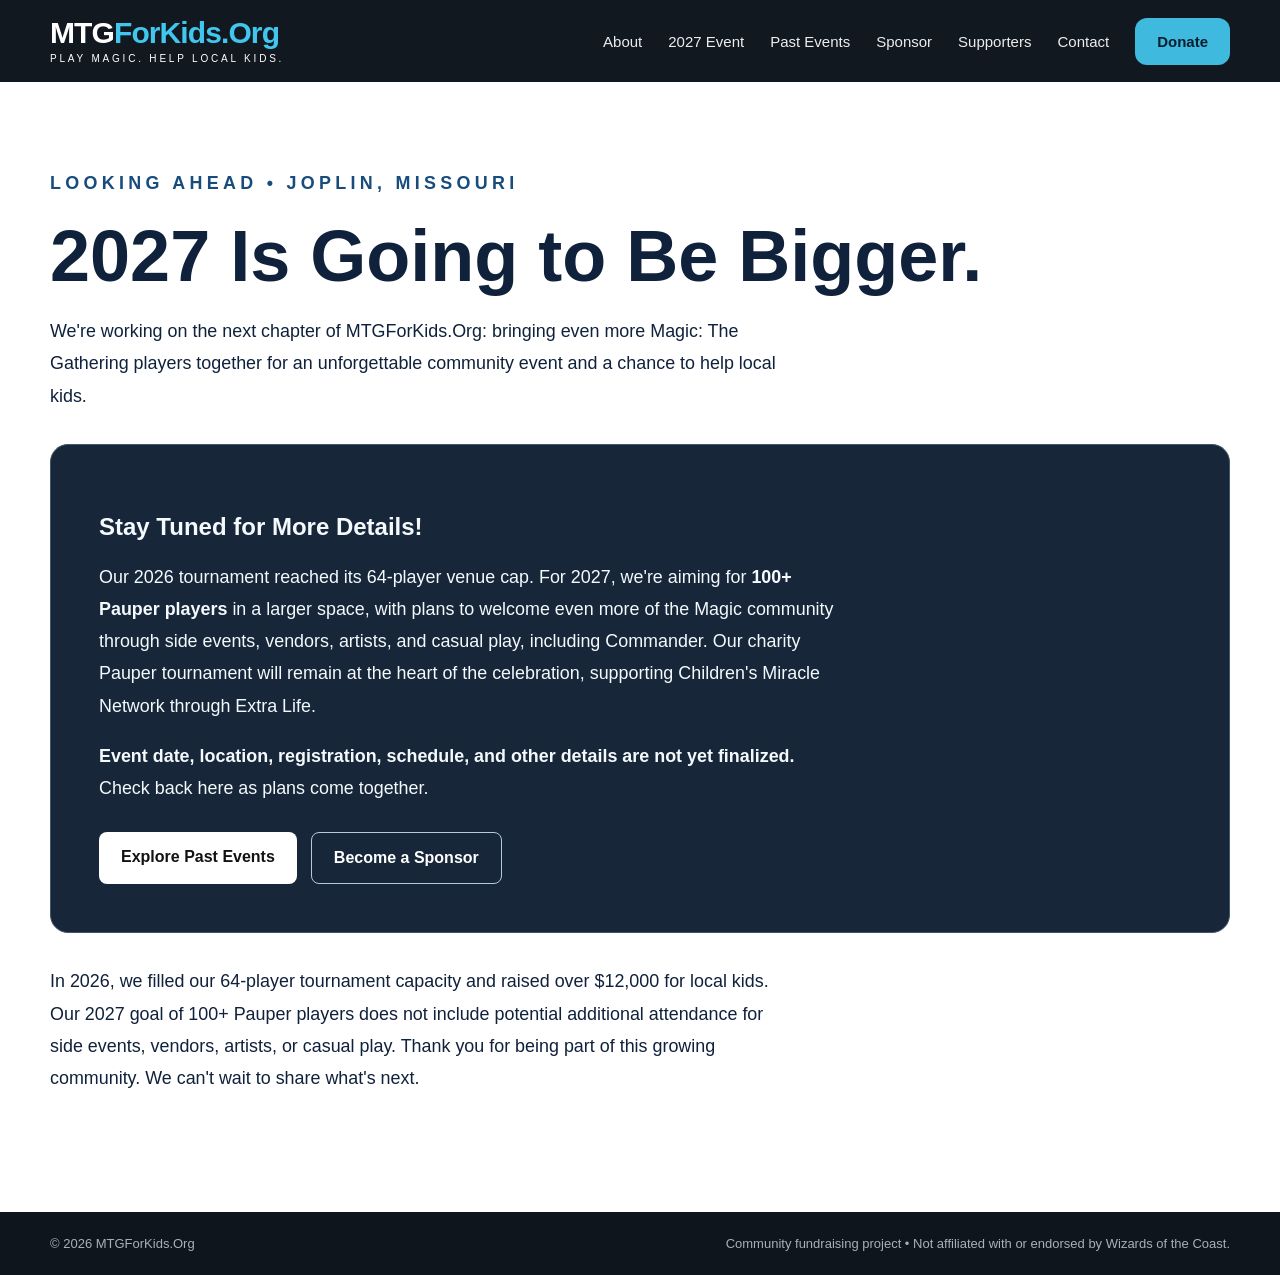
<file: 2027.html>
<!doctype html>
<html lang="en"><head><meta charset="utf-8"><meta name="viewport" content="width=device-width, initial-scale=1"><title>2027 Event | MTGForKids.Org</title><meta name="description" content="Our 2027 Magic: The Gathering charity event is in the works. Stay tuned for details from MTGForKids.Org."><link rel="stylesheet" href="site.css?v=4"><style>.coming{padding:85px 0 100px}.coming h1{font-size:clamp(2.5rem,6vw,4.5rem);margin:12px 0}.coming p{max-width:750px;line-height:1.8;font-size:1.12rem}.coming-panel{background:#172638;color:#f4f9fd;border:1px solid #40576b;border-radius:18px;padding:clamp(25px,5vw,48px);margin:32px 0}.coming-panel h2,.coming-panel p,.coming-panel strong{color:#f4f9fd}.coming-panel .secondary{color:#fff;border-color:#b6cbd9}.coming-actions{display:flex;gap:14px;flex-wrap:wrap;margin-top:28px}</style></head><body><header class="site-header"><div class="shell nav"><a class="brand" href="index.html"><span class="brand-main">MTG<span>ForKids.Org</span></span><span class="brand-tag">PLAY MAGIC. HELP LOCAL KIDS.</span></a><nav class="links" aria-label="Primary navigation"><a href="index.html#about">About</a><a href="2027.html">2027 Event</a><a href="past-events.html">Past Events</a><a href="sponsors.html">Sponsor</a><a href="index.html#supporters">Supporters</a><a href="index.html#contact">Contact</a><a class="nav-cta" href="https://dd.extra-life.org/participant/dacrabsmtg">Donate</a></nav></div></header><main class="coming"><div class="shell"><p class="kicker">LOOKING AHEAD • JOPLIN, MISSOURI</p><h1>2027 Is Going to Be Bigger.</h1><p>We're working on the next chapter of MTGForKids.Org: bringing even more Magic: The Gathering players together for an unforgettable community event and a chance to help local kids.</p><div class="coming-panel"><h2>Stay Tuned for More Details!</h2><p>Our 2026 tournament reached its 64-player venue cap. For 2027, we're aiming for <strong>100+ Pauper players</strong> in a larger space, with plans to welcome even more of the Magic community through side events, vendors, artists, and casual play, including Commander. Our charity Pauper tournament will remain at the heart of the celebration, supporting Children's Miracle Network through Extra Life.</p><p><strong>Event date, location, registration, schedule, and other details are not yet finalized.</strong> Check back here as plans come together.</p><div class="coming-actions"><a class="button primary" href="past-events.html">Explore Past Events</a><a class="button secondary" href="sponsors.html">Become a Sponsor</a></div></div><p>In 2026, we filled our 64-player tournament capacity and raised over $12,000 for local kids. Our 2027 goal of 100+ Pauper players does not include potential additional attendance for side events, vendors, artists, or casual play. Thank you for being part of this growing community. We can't wait to share what's next.</p></div></main><footer><div class="shell"><span>© 2026 MTGForKids.Org</span><span>Community fundraising project • Not affiliated with or endorsed by Wizards of the Coast.</span></div></footer></body></html>
</file>
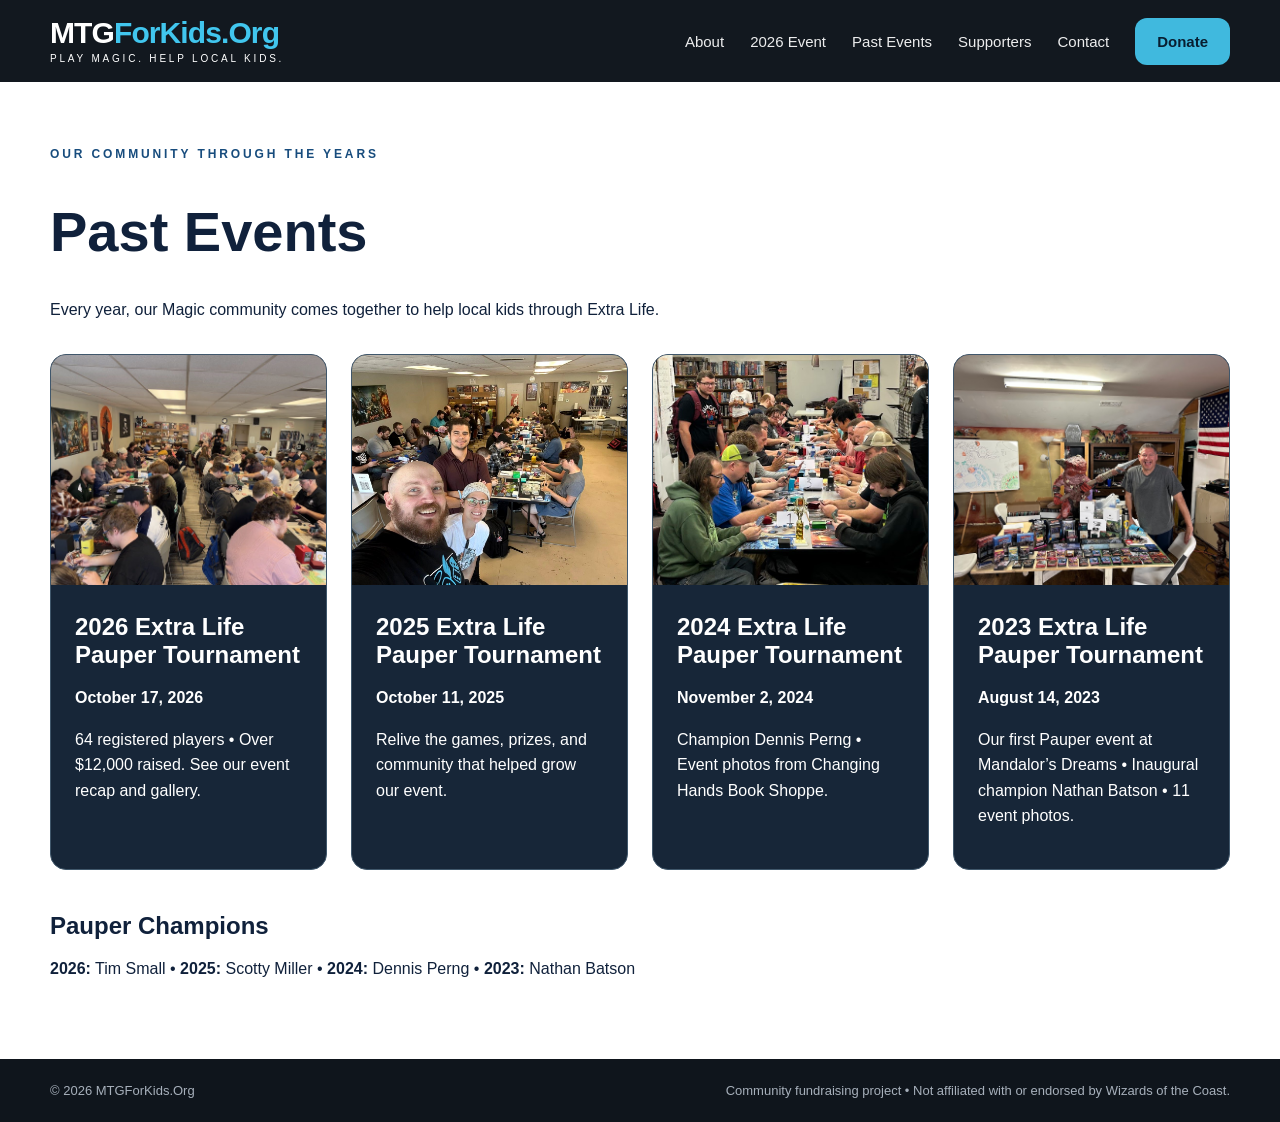
<file: past-events.html>
<!doctype html><html lang="en"><head><meta charset="utf-8"><meta name="viewport" content="width=device-width, initial-scale=1"><title>Past Events | MTGForKids.Org</title><link rel="stylesheet" href="site.css?v=4"><style>.archive{padding:65px 0}.archive h1{font-size:clamp(2rem,5vw,3.5rem)}.archive-grid{display:grid;grid-template-columns:repeat(auto-fit,minmax(260px,1fr));gap:24px;margin-top:35px}.archive-card{display:block;background:#172638;border:1px solid #40576b;border-radius:16px;overflow:hidden;color:white;text-decoration:none}.archive-card img{width:100%;height:230px;object-fit:cover}.archive-card div{padding:24px}.archive-card h2{margin:0 0 10px}.archive-card p{line-height:1.6}.event-gallery{display:grid;grid-template-columns:repeat(auto-fit,minmax(230px,1fr));gap:16px;margin:32px 0}.event-gallery img{width:100%;aspect-ratio:4/3;object-fit:cover;border-radius:10px}.event-gallery figure{margin:0}.event-gallery figcaption{margin-top:7px;font-size:.9rem}.archive-back{display:inline-block;margin-top:20px}</style></head><body><header class="site-header"><div class="shell nav"><a class="brand" href="index.html"><span class="brand-main">MTG<span>ForKids.Org</span></span><span class="brand-tag">PLAY MAGIC. HELP LOCAL KIDS.</span></a><nav class="links" aria-label="Primary navigation">
        <a href="index.html#about">About</a>
        <a href="index.html#event">2026 Event</a>
        <a href="past-events.html">Past Events</a><a href="index.html#supporters">Supporters</a><a href="index.html#contact">Contact</a>
        <a class="nav-cta" href="https://dd.extra-life.org/participant/dacrabsmtg">Donate</a>
      </nav></div></header><main class="archive"><div class="shell"><p class="kicker">OUR COMMUNITY THROUGH THE YEARS</p><h1>Past Events</h1><p>Every year, our Magic community comes together to help local kids through Extra Life.</p><div class="archive-grid"><a class="archive-card" href="2026.html"><img src="IMG_1568.jpg" alt="2026 Extra Life event"><div><h2>2026 Extra Life Pauper Tournament</h2><p><strong>October 17, 2026</strong></p><p>64 registered players • Over $12,000 raised. See our event recap and gallery.</p></div></a><a class="archive-card" href="2025.html"><img src="2025-turnout.jpg" alt="2025 Extra Life players"><div><h2>2025 Extra Life Pauper Tournament</h2><p><strong>October 11, 2025</strong></p><p>Relive the games, prizes, and community that helped grow our event.</p></div></a><a class="archive-card" href="2024.html"><img src="IMG_5277.jpg" alt="2024 Extra Life Pauper tournament"><div><h2>2024 Extra Life Pauper Tournament</h2><p><strong>November 2, 2024</strong></p><p>Champion Dennis Perng • Event photos from Changing Hands Book Shoppe.</p></div></a><a class="archive-card" href="2023.html"><img src="IMG_0590.jpg" alt="2023 Extra Life Pauper tournament at Mandalor’s Dreams"><div><h2>2023 Extra Life Pauper Tournament</h2><p><strong>August 14, 2023</strong></p><p>Our first Pauper event at Mandalor’s Dreams • Inaugural champion Nathan Batson • 11 event photos.</p></div></a></div><section style="margin-top:42px"><h2>Pauper Champions</h2><p><strong>2026:</strong> Tim Small • <strong>2025:</strong> Scotty Miller • <strong>2024:</strong> Dennis Perng • <strong>2023:</strong> Nathan Batson</p></section></div></main><footer><div class="shell"><span>© 2026 MTGForKids.Org</span><span>Community fundraising project • Not affiliated with or endorsed by Wizards of the Coast.</span></div></footer></body></html>
</file>
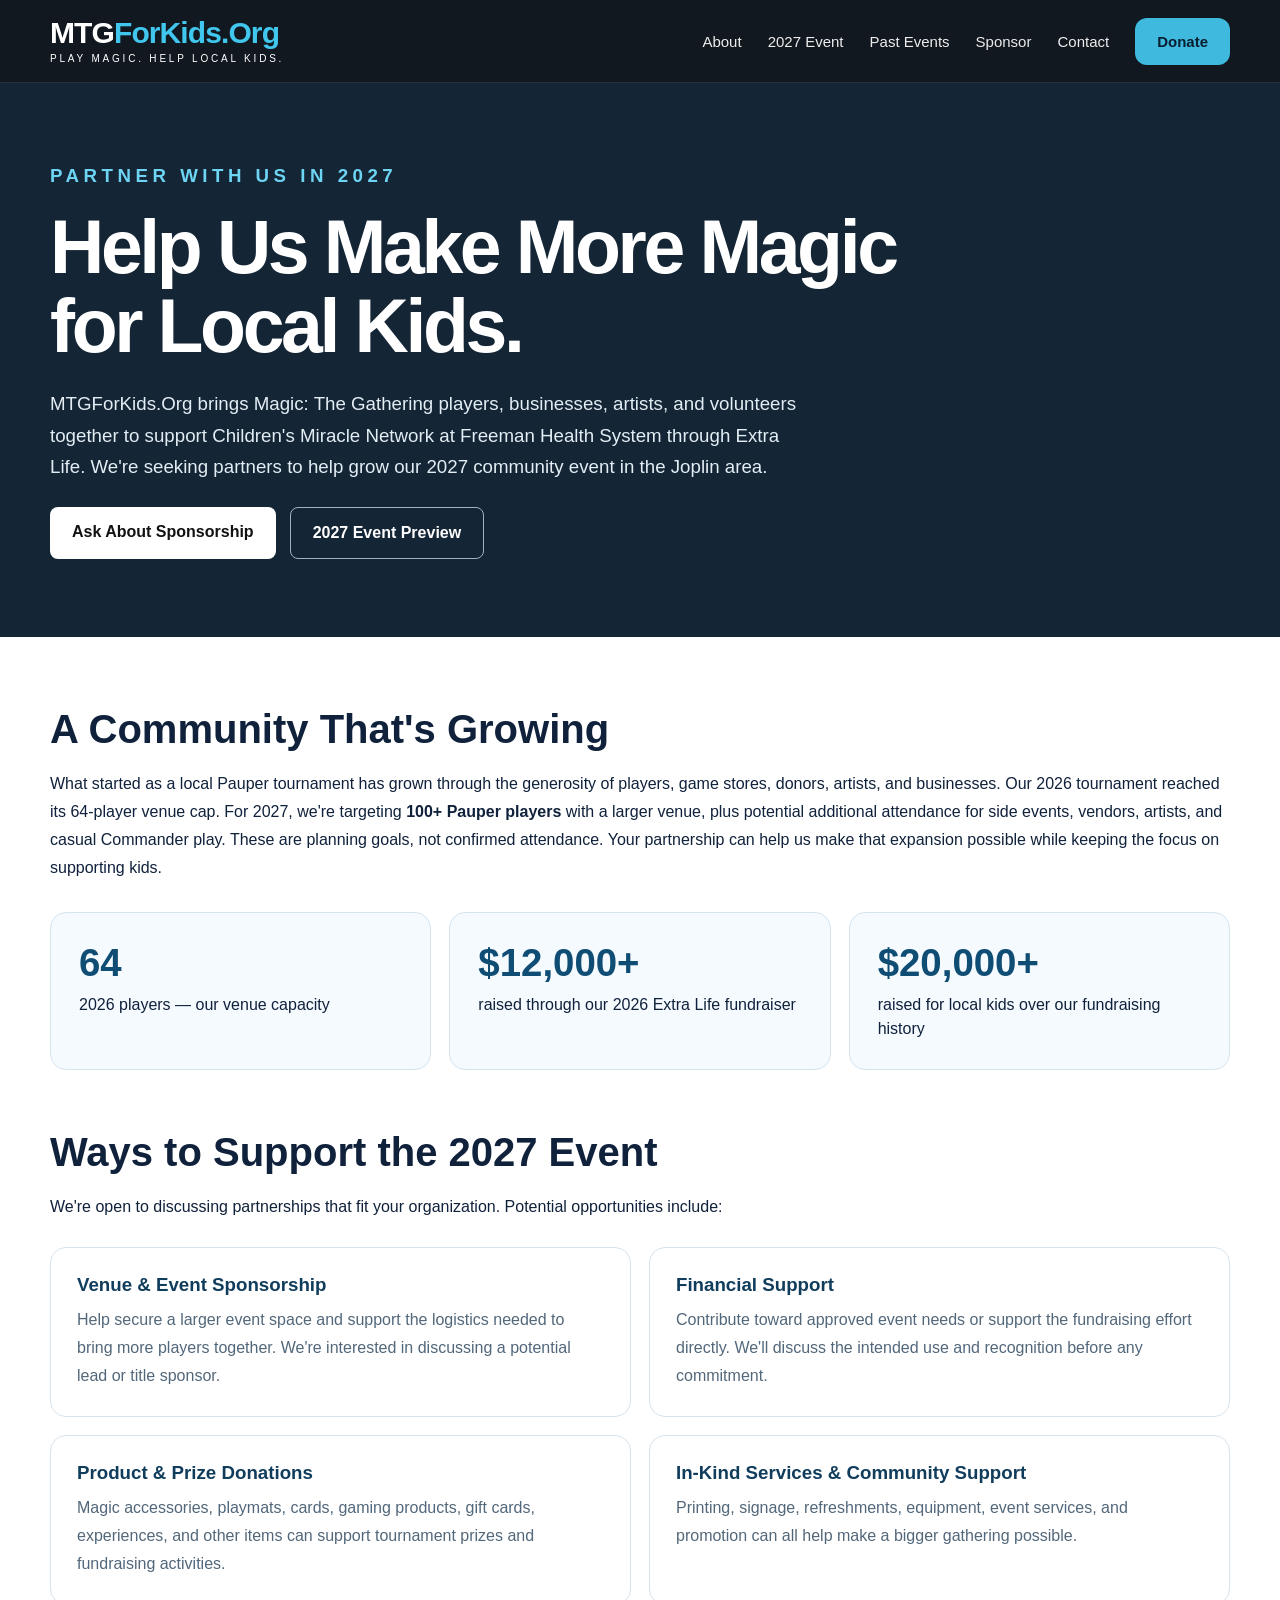
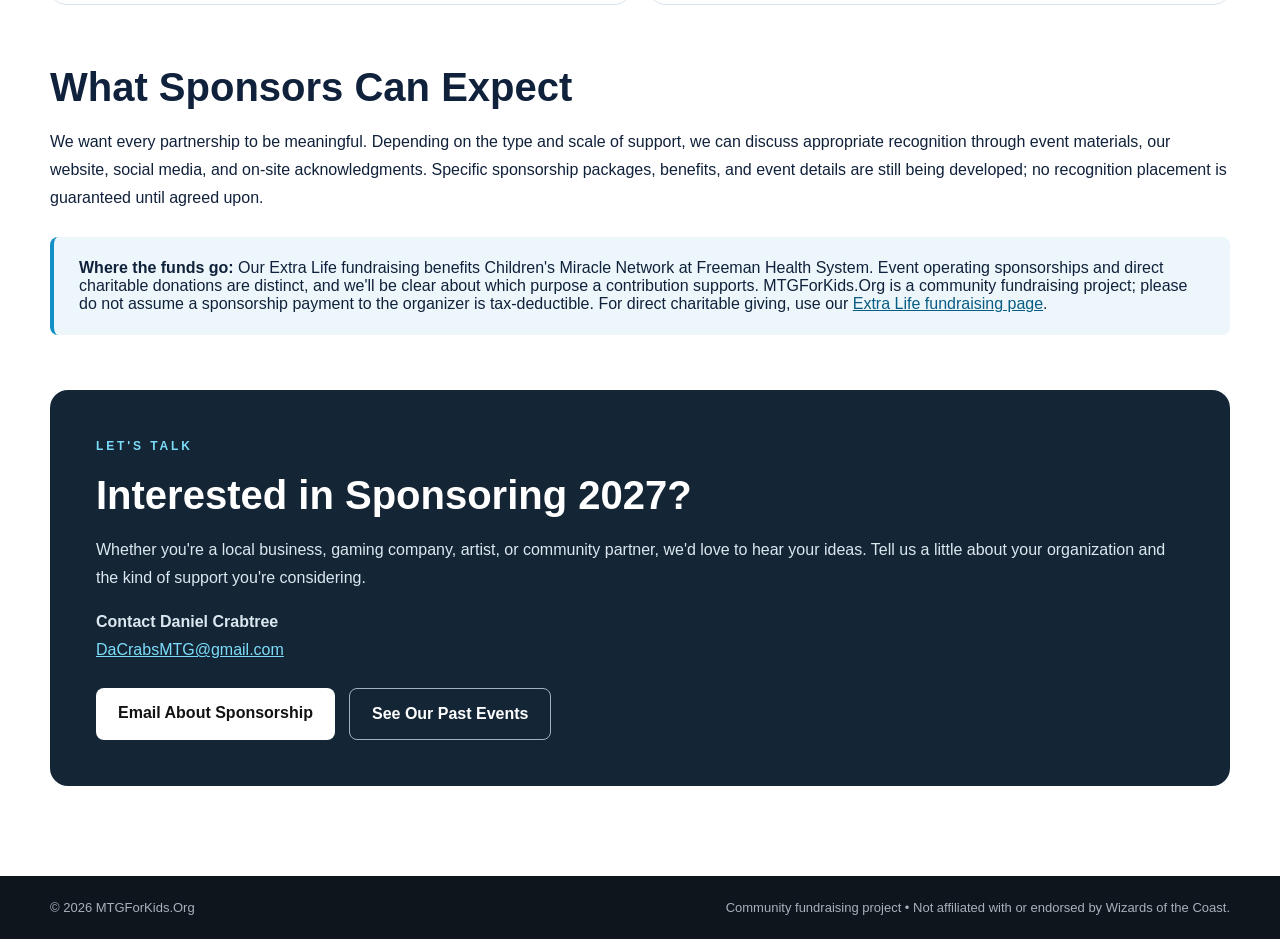
<file: sponsors.html>
<!doctype html>
<html lang="en"><head><meta charset="utf-8"><meta name="viewport" content="width=device-width, initial-scale=1"><title>Become a Sponsor | MTGForKids.Org</title><meta name="description" content="Help MTGForKids.Org grow its 2027 Magic: The Gathering charity event in Joplin, Missouri. Explore sponsorship and in-kind support opportunities."><link rel="stylesheet" href="site.css?v=4"><style>.sponsor-hero{background:#142535;color:#fff;padding:78px 0}.sponsor-hero .kicker{color:#6dd4f3}.sponsor-hero h1{font-size:clamp(2.6rem,6vw,4.7rem);line-height:1.05;letter-spacing:-.045em;margin:0 0 22px}.sponsor-hero p{max-width:760px;font-size:1.17rem;line-height:1.7;color:#e3edf4}.sponsor-main{padding:70px 0 90px}.sponsor-main h2{font-size:clamp(1.7rem,3.5vw,2.5rem);margin:0 0 18px}.sponsor-main p{line-height:1.75}.sponsor-stats{display:grid;grid-template-columns:repeat(3,minmax(0,1fr));gap:18px;margin:30px 0 60px}.sponsor-stat{border:1px solid #d6e4ee;border-radius:16px;padding:28px;background:#f5faff}.sponsor-stat strong{display:block;font-size:clamp(1.7rem,3vw,2.5rem);color:#104d74}.sponsor-stat span{display:block;margin-top:8px;line-height:1.5}.sponsor-grid{display:grid;grid-template-columns:repeat(2,minmax(0,1fr));gap:18px;margin:26px 0 60px}.sponsor-option{border:1px solid #d7e3ed;border-radius:16px;padding:26px;background:#fff}.sponsor-option h3{margin:0 0 10px;color:#113d5d}.sponsor-option p{margin:0;color:#52677a}.sponsor-note{background:#edf7fb;border-left:4px solid #128fc7;padding:22px 25px;border-radius:8px;margin:25px 0 55px}.sponsor-contact{background:#142535;color:#fff;border-radius:18px;padding:clamp(26px,5vw,46px)}.sponsor-contact p{color:#dce8f0}.sponsor-contact a.email{color:#7cddfa;text-decoration:underline;overflow-wrap:anywhere}.sponsor-actions{display:flex;gap:14px;flex-wrap:wrap;margin-top:24px}.sponsor-actions .secondary{color:#fff;border-color:#9eb3c1}@media(max-width:700px){.sponsor-grid,.sponsor-stats{grid-template-columns:1fr}}</style></head><body><header class="site-header"><div class="shell nav"><a class="brand" href="index.html"><span class="brand-main">MTG<span>ForKids.Org</span></span><span class="brand-tag">PLAY MAGIC. HELP LOCAL KIDS.</span></a><nav class="links" aria-label="Primary navigation"><a href="index.html#about">About</a><a href="2027.html">2027 Event</a><a href="past-events.html">Past Events</a><a href="sponsors.html" aria-current="page">Sponsor</a><a href="index.html#contact">Contact</a><a class="nav-cta" href="https://dd.extra-life.org/participant/dacrabsmtg">Donate</a></nav></div></header><main><section class="sponsor-hero"><div class="shell"><p class="kicker">PARTNER WITH US IN 2027</p><h1>Help Us Make More Magic<br>for Local Kids.</h1><p>MTGForKids.Org brings Magic: The Gathering players, businesses, artists, and volunteers together to support Children's Miracle Network at Freeman Health System through Extra Life. We're seeking partners to help grow our 2027 community event in the Joplin area.</p><div class="sponsor-actions"><a class="button primary" href="mailto:DaCrabsMTG@gmail.com?subject=2027%20MTGForKids.Org%20Sponsorship%20Inquiry">Ask About Sponsorship</a><a class="button secondary" href="2027.html">2027 Event Preview</a></div></div></section><section class="sponsor-main"><div class="shell"><h2>A Community That's Growing</h2><p>What started as a local Pauper tournament has grown through the generosity of players, game stores, donors, artists, and businesses. Our 2026 tournament reached its 64-player venue cap. For 2027, we're targeting <strong>100+ Pauper players</strong> with a larger venue, plus potential additional attendance for side events, vendors, artists, and casual Commander play. These are planning goals, not confirmed attendance. Your partnership can help us make that expansion possible while keeping the focus on supporting kids.</p><div class="sponsor-stats"><div class="sponsor-stat"><strong>64</strong><span>2026 players — our venue capacity</span></div><div class="sponsor-stat"><strong>$12,000+</strong><span>raised through our 2026 Extra Life fundraiser</span></div><div class="sponsor-stat"><strong>$20,000+</strong><span>raised for local kids over our fundraising history</span></div></div><h2>Ways to Support the 2027 Event</h2><p>We're open to discussing partnerships that fit your organization. Potential opportunities include:</p><div class="sponsor-grid"><article class="sponsor-option"><h3>Venue &amp; Event Sponsorship</h3><p>Help secure a larger event space and support the logistics needed to bring more players together. We're interested in discussing a potential lead or title sponsor.</p></article><article class="sponsor-option"><h3>Financial Support</h3><p>Contribute toward approved event needs or support the fundraising effort directly. We'll discuss the intended use and recognition before any commitment.</p></article><article class="sponsor-option"><h3>Product &amp; Prize Donations</h3><p>Magic accessories, playmats, cards, gaming products, gift cards, experiences, and other items can support tournament prizes and fundraising activities.</p></article><article class="sponsor-option"><h3>In-Kind Services &amp; Community Support</h3><p>Printing, signage, refreshments, equipment, event services, and promotion can all help make a bigger gathering possible.</p></article></div><h2>What Sponsors Can Expect</h2><p>We want every partnership to be meaningful. Depending on the type and scale of support, we can discuss appropriate recognition through event materials, our website, social media, and on-site acknowledgments. Specific sponsorship packages, benefits, and event details are still being developed; no recognition placement is guaranteed until agreed upon.</p><div class="sponsor-note"><strong>Where the funds go:</strong> Our Extra Life fundraising benefits Children's Miracle Network at Freeman Health System. Event operating sponsorships and direct charitable donations are distinct, and we'll be clear about which purpose a contribution supports. MTGForKids.Org is a community fundraising project; please do not assume a sponsorship payment to the organizer is tax-deductible. For direct charitable giving, use our <a href="https://dd.extra-life.org/participant/dacrabsmtg" style="text-decoration:underline;color:#095c84">Extra Life fundraising page</a>.</div><div class="sponsor-contact"><p class="kicker" style="color:#7cddfa">LET'S TALK</p><h2>Interested in Sponsoring 2027?</h2><p>Whether you're a local business, gaming company, artist, or community partner, we'd love to hear your ideas. Tell us a little about your organization and the kind of support you're considering.</p><p><strong>Contact Daniel Crabtree</strong><br><a class="email" href="mailto:DaCrabsMTG@gmail.com?subject=2027%20MTGForKids.Org%20Sponsorship%20Inquiry">DaCrabsMTG@gmail.com</a></p><div class="sponsor-actions"><a class="button primary" href="mailto:DaCrabsMTG@gmail.com?subject=2027%20MTGForKids.Org%20Sponsorship%20Inquiry">Email About Sponsorship</a><a class="button secondary" href="past-events.html">See Our Past Events</a></div></div></div></section></main><footer><div class="shell"><span>© 2026 MTGForKids.Org</span><span>Community fundraising project • Not affiliated with or endorsed by Wizards of the Coast.</span></div></footer></body></html>
</file>
<file: site.css>
*{box-sizing:border-box}html{scroll-behavior:smooth}body{margin:0;font-family:Inter,Arial,Helvetica,sans-serif;color:#10213b;background:#fff}img{max-width:100%}a{text-decoration:none;color:inherit}.shell{width:calc(100% - 40px);max-width:1180px;margin-left:auto;margin-right:auto}.site-header{background:#12181f;color:#fff;position:sticky;top:0;z-index:10;box-shadow:0 1px 0 rgba(255,255,255,.06)}.nav{display:flex;justify-content:space-between;align-items:center;gap:30px;min-height:82px}.brand{display:flex;flex-direction:column;line-height:1}.brand-main{font-size:30px;font-weight:800;letter-spacing:-.03em}.brand-main span{color:#41c6ee}.brand-tag{font-size:10px;letter-spacing:.28em;margin-top:6px}.links{display:flex;align-items:center;gap:26px;font-size:15px}.links a{opacity:.92}.nav-cta{background:#45c8ef;color:#082033!important;padding:15px 22px;border-radius:12px;font-weight:800}.hero{background:#141414;color:#fff;padding:88px 0 76px}.hero-grid{display:grid;grid-template-columns:1.6fr .7fr;gap:70px;align-items:end}.kicker{font-size:12px;letter-spacing:.24em;font-weight:800;color:#174c7d;margin:0 0 16px}.hero .kicker{color:#a9adb2}.hero h1{font-size:clamp(60px,8vw,108px);line-height:.88;letter-spacing:-.065em;margin:0 0 28px;max-width:850px}.hero-copy{font-size:20px;line-height:1.5;max-width:650px;color:#e5e5e5}.actions{display:flex;gap:12px;flex-wrap:wrap;margin-top:28px}.button{display:inline-block;padding:16px 22px;border-radius:8px;font-weight:800}.primary{background:#fff;color:#121212}.secondary{border:1px solid #626262;color:#fff}.hero-stat-card{border-left:1px solid #3a3a3a;padding-left:28px;padding-bottom:8px}.stat{display:block;font-size:44px;font-weight:800;letter-spacing:-.04em}.stat-label{display:block;color:#c6c6c6;font-size:16px;line-height:1.5}.mini-rule{height:1px;background:#3a3a3a;margin:22px 0}.mini{color:#979797;font-size:14px}.event-section{padding:80px 0;background:#f6f7f8}.section-head{margin-bottom:34px}.section-head h2,.about h2,.closing-cta h2{font-size:clamp(38px,5vw,66px);line-height:1;letter-spacing:-.045em;margin:0 0 14px}.section-head p{font-size:18px;line-height:1.55;color:#5a6675;max-width:800px}.event-grid{display:grid;grid-template-columns:1.5fr .8fr;gap:30px;align-items:start}.flyer-wrap img{display:block;border-radius:16px;width:100%;box-shadow:0 16px 50px rgba(21,42,70,.12)}.event-card{background:#fff;border-radius:16px;padding:28px;display:grid;gap:24px;box-shadow:0 12px 36px rgba(21,42,70,.08)}.event-card .eyebrow{font-size:11px;letter-spacing:.18em;font-weight:800;color:#6d7e91}.event-card strong{display:block;font-size:28px;margin:5px 0 4px}.event-card p{margin:0;color:#687586;line-height:1.5}.full{text-align:center;background:#152a46;color:#fff}.highlights{padding:88px 0;background:#f8fbfe}.centered{text-align:center}.centered p{margin-left:auto;margin-right:auto}.gallery{display:grid;gap:18px}.top-row{grid-template-columns:repeat(3,1fr)}.bottom-row{grid-template-columns:1fr 1.18fr;margin-top:18px}.photo-card{margin:0;background:#fff;border-radius:12px;overflow:hidden;border:1px solid #e6edf4;box-shadow:0 10px 26px rgba(20,43,73,.06)}.photo-card img{width:100%;height:320px;object-fit:cover;display:block}.bottom-row .photo-card img{height:350px}.photo-card figcaption{padding:16px 18px 20px;text-align:center}.photo-card strong{display:block;font-size:18px;margin-bottom:6px}.photo-card span{display:block;color:#58697e;line-height:1.45;font-size:14px}.about{padding:88px 0}.about-grid{display:grid;grid-template-columns:.9fr 1.1fr;gap:70px}.about p{font-size:18px;line-height:1.7;color:#58697e}.closing-cta{background:linear-gradient(135deg,#128fc7,#27b5e4);color:#fff;padding:60px 0}.closing-cta .light{color:#d9f4ff}.closing-cta p{font-size:18px}.cta-grid{display:flex;align-items:center;justify-content:space-between;gap:40px}.white{background:#fff;color:#12304f;white-space:nowrap}.closing-cta h2{font-size:clamp(34px,4.5vw,56px);margin-bottom:8px}footer{background:#0f151c;color:#a7b0bb;padding:24px 0;font-size:13px}footer .shell{display:flex;justify-content:space-between;gap:20px;flex-wrap:wrap}@media(max-width:900px){.links a:not(.nav-cta){display:none}.hero-grid,.event-grid,.about-grid{grid-template-columns:1fr}.hero-stat-card{border-left:0;border-top:1px solid #3a3a3a;padding:24px 0 0}.top-row,.bottom-row{grid-template-columns:1fr 1fr}.top-row .photo-card:first-child{grid-column:1/-1}.photo-card img,.bottom-row .photo-card img{height:300px}.cta-grid{align-items:flex-start;flex-direction:column}}@media(max-width:640px){.shell{width:calc(100% - 28px);max-width:1180px}.site-header{position:static}.nav{min-height:72px}.brand-main{font-size:24px}.brand-tag{font-size:8px}.nav-cta{padding:12px 14px;font-size:14px}.hero{padding:58px 0}.hero h1{font-size:56px}.hero-copy{font-size:18px}.event-section,.highlights,.about{padding:60px 0}.top-row,.bottom-row{grid-template-columns:1fr}.top-row .photo-card:first-child{grid-column:auto}.photo-card img,.bottom-row .photo-card img{height:260px}.section-head h2,.about h2{font-size:42px}}
.contact-section{padding:82px 0;background:#fff}.contact-grid{display:grid;grid-template-columns:1fr 1fr;gap:70px;align-items:center}
.contact-section h2{font-size:clamp(38px,5vw,62px);line-height:1;letter-spacing:-.045em;margin:0 0 18px}.contact-section p{font-size:18px;line-height:1.65;color:#58697e}
.contact-card{background:#f4f9fc;border:1px solid #dceaf3;border-radius:16px;padding:30px}.contact-card span{display:block;font-size:11px;letter-spacing:.18em;font-weight:800;color:#687c91;margin:26px 0 8px}
.contact-card a{display:block;font-size:clamp(22px,3vw,32px);font-weight:800;color:#128fc7;overflow-wrap:anywhere}.contact-card small{display:block;margin-top:22px;color:#718195;line-height:1.5}
@media(max-width:900px){.contact-grid{grid-template-columns:1fr;gap:28px}}@media(max-width:640px){.contact-section{padding:60px 0}.contact-card{padding:24px}}


.supporters-section{padding:82px 0;background:#f4f9fc;border-top:1px solid #e3edf4}
.supporters-heading{max-width:760px;margin:0 auto 42px;text-align:center}
.supporters-heading h2{font-size:clamp(38px,5vw,62px);line-height:1;letter-spacing:-.045em;margin:0 0 18px}
.supporters-heading>p:last-child{font-size:18px;line-height:1.65;color:#58697e}
.supporter-grid{display:grid;grid-template-columns:repeat(4,1fr);gap:14px}
.supporter{display:flex;align-items:center;justify-content:center;min-height:92px;padding:18px;text-align:center;background:#fff;border:1px solid #dceaf3;border-radius:14px;font-size:17px;font-weight:800;color:#263d55;box-shadow:0 5px 18px rgba(30,70,100,.04)}
.artist-support{max-width:900px;margin:48px auto 0;padding-top:32px;border-top:1px solid #d7e5ee;text-align:center}
.artist-names{font-size:18px;line-height:1.8;color:#40566d}
.artist-names span{padding:0 8px;color:#128fc7}
@media(max-width:900px){.supporter-grid{grid-template-columns:repeat(2,1fr)}}
@media(max-width:560px){.supporters-section{padding:60px 0}.supporter-grid{grid-template-columns:1fr}.supporter{min-height:72px}}
</file>
